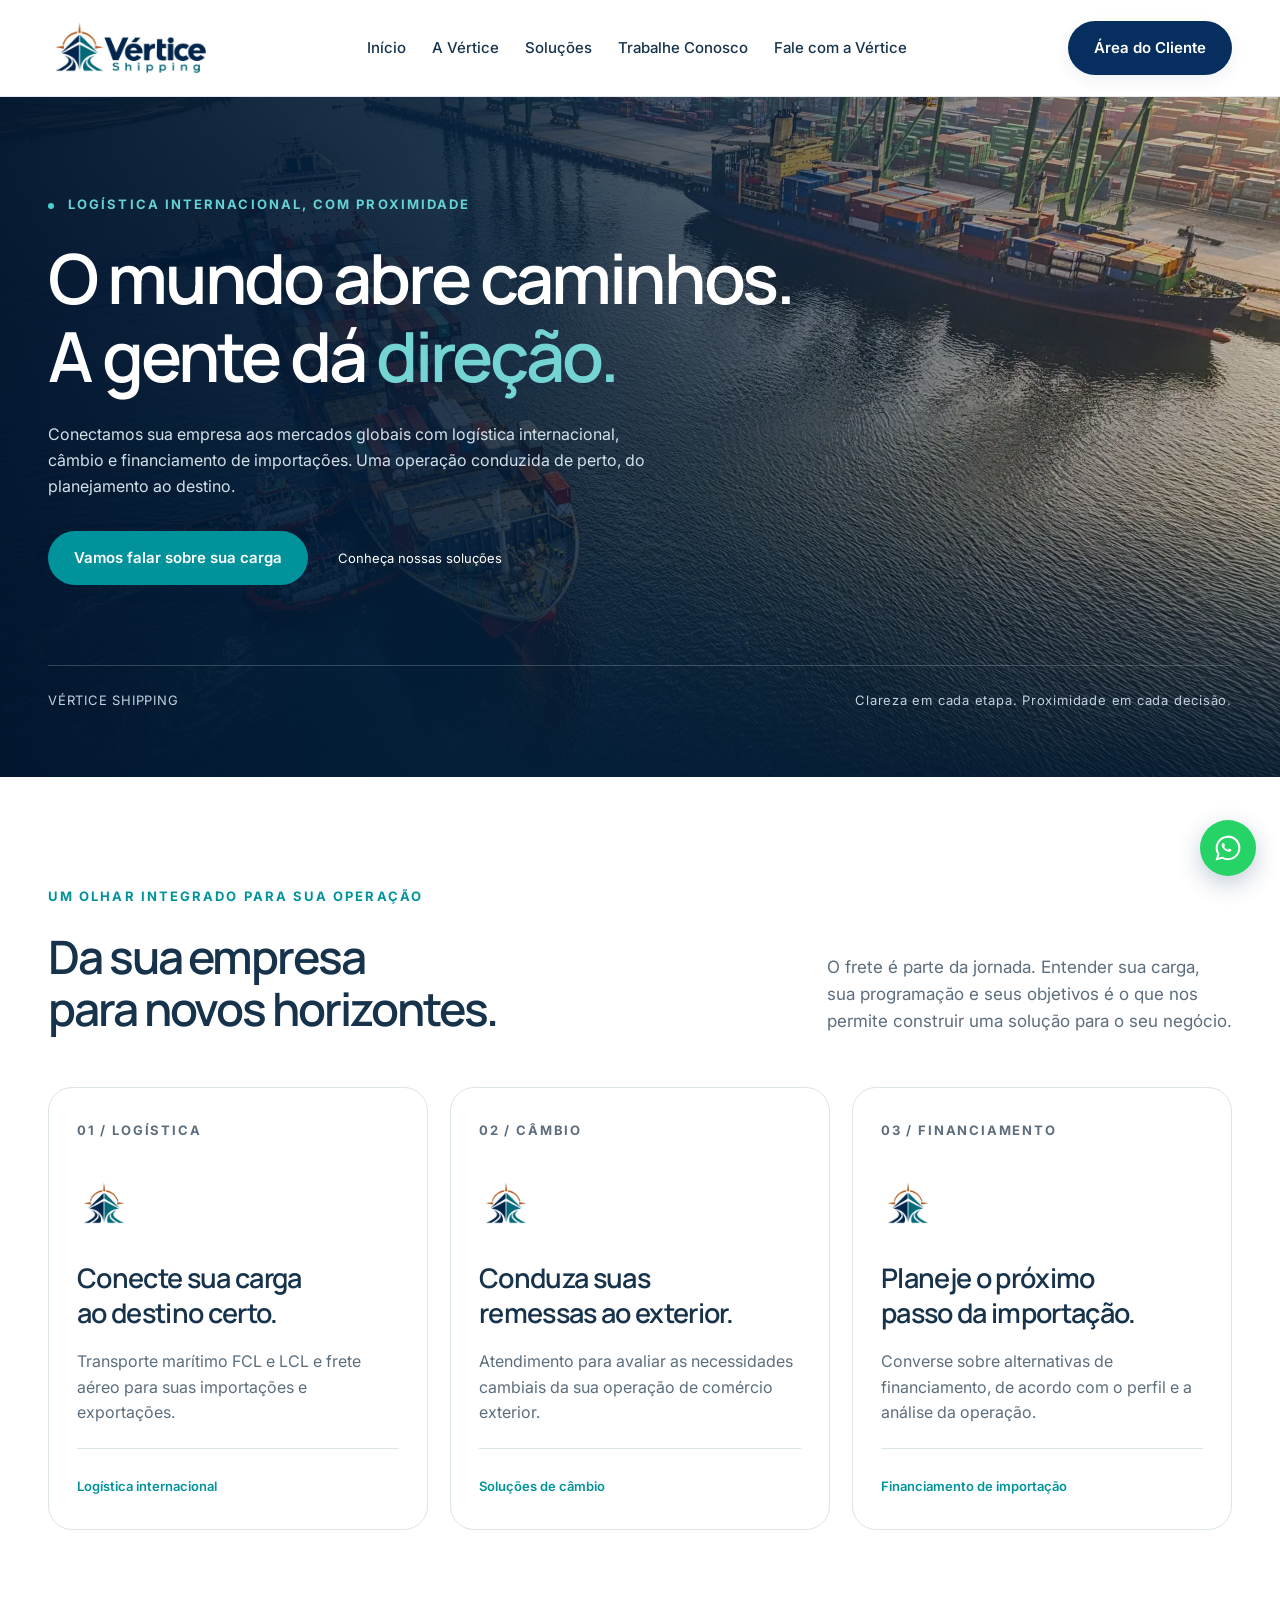
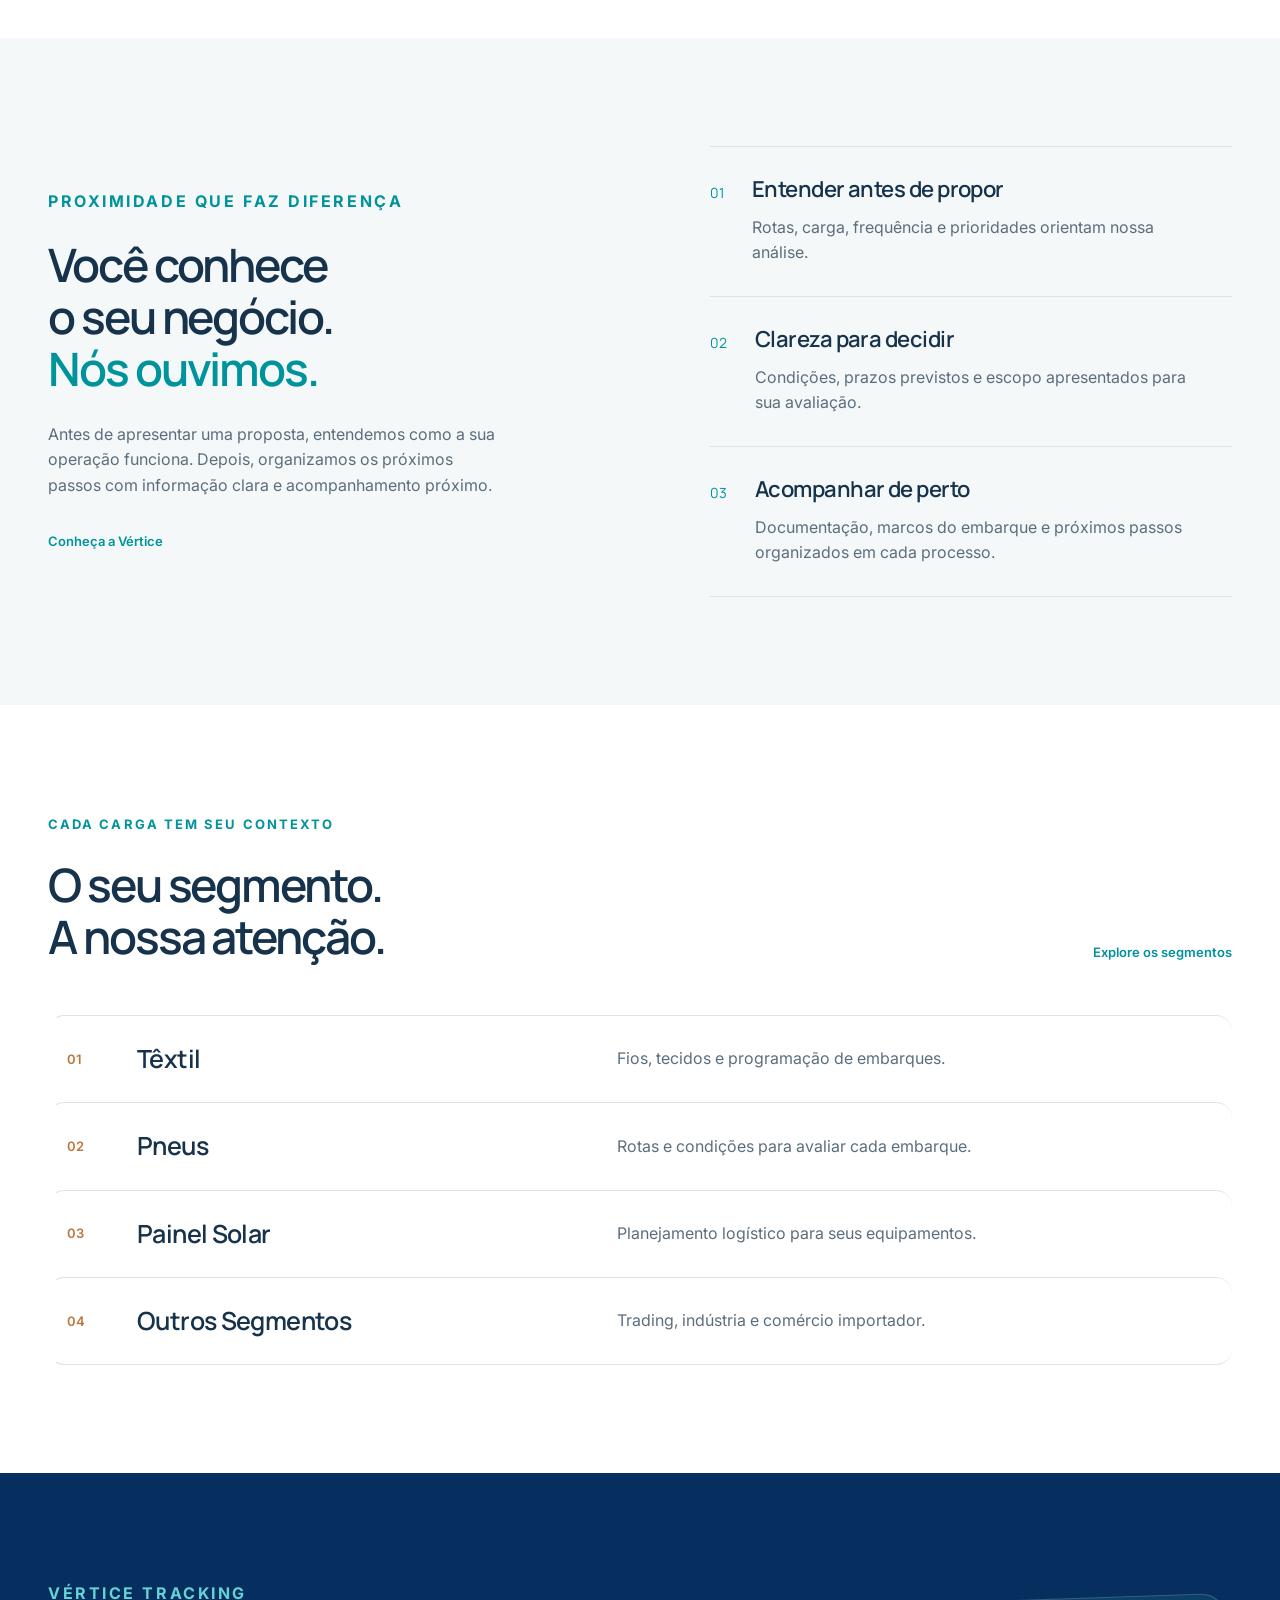
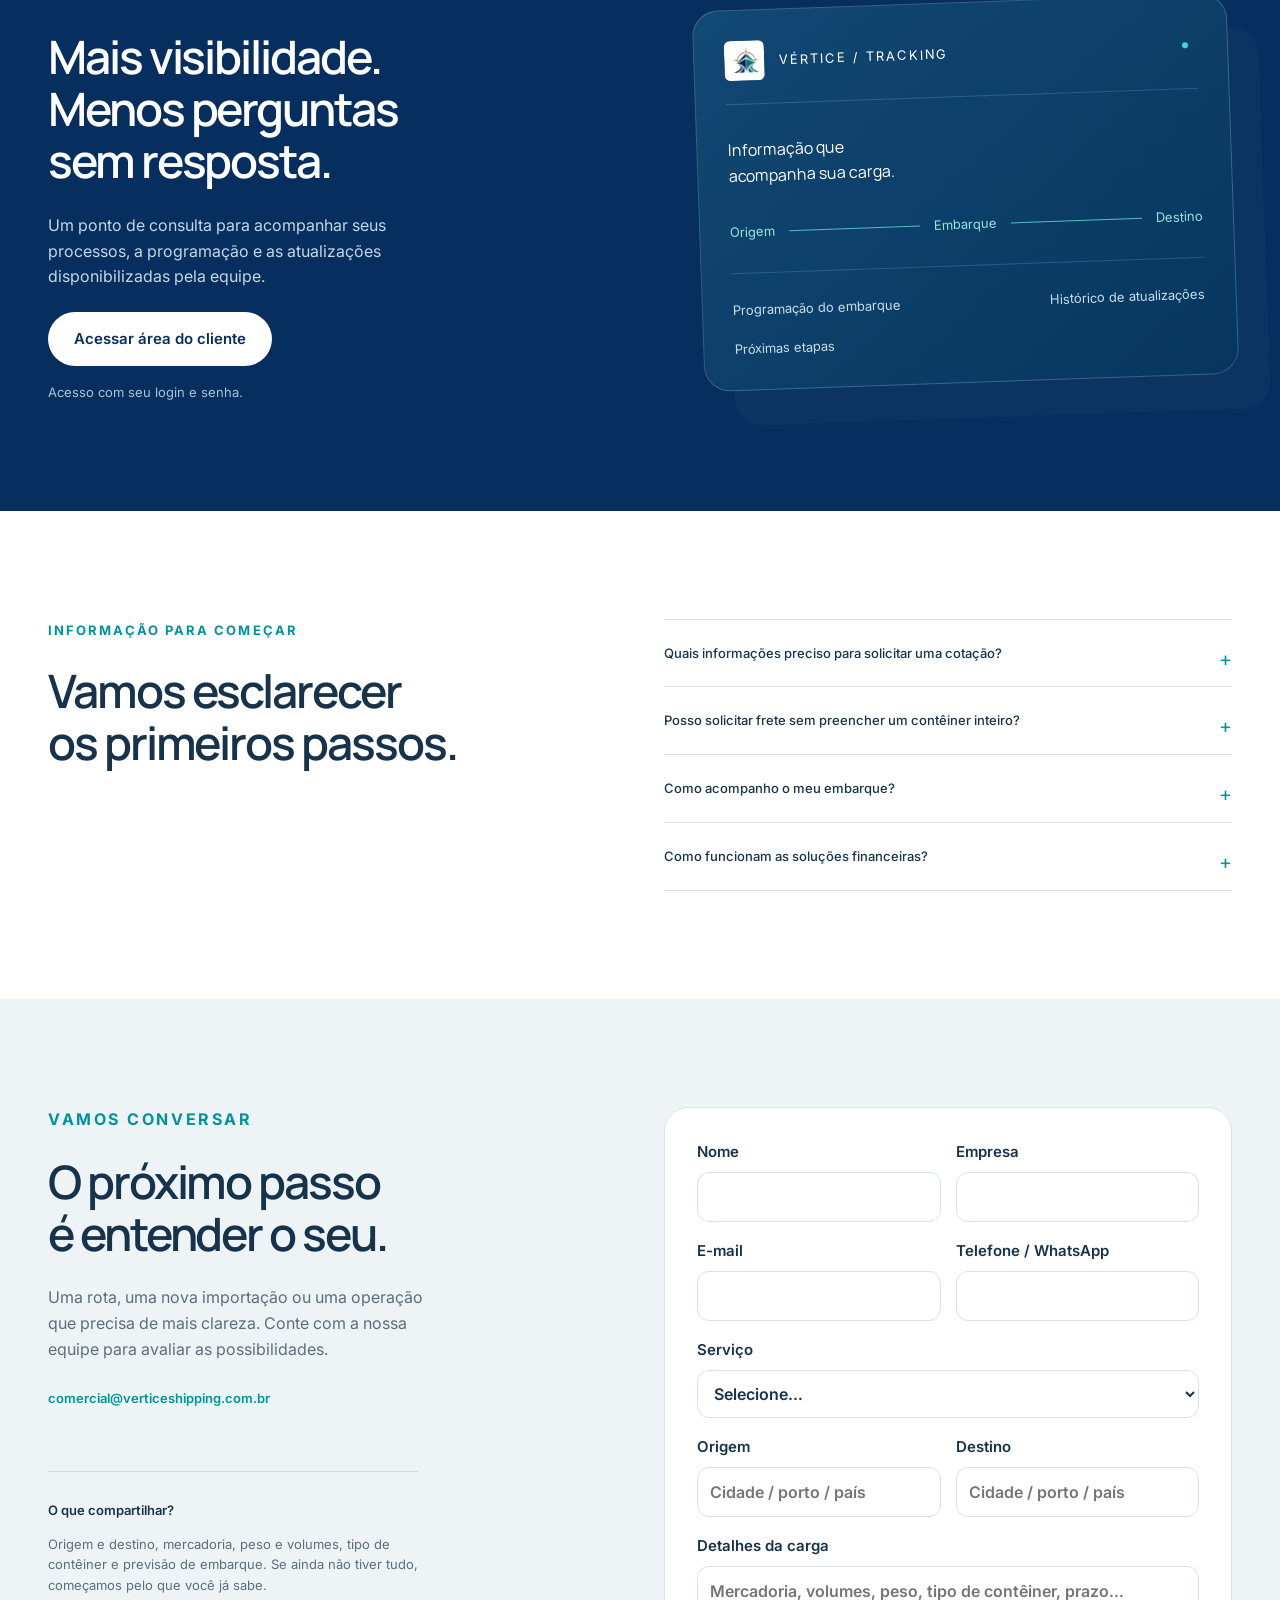
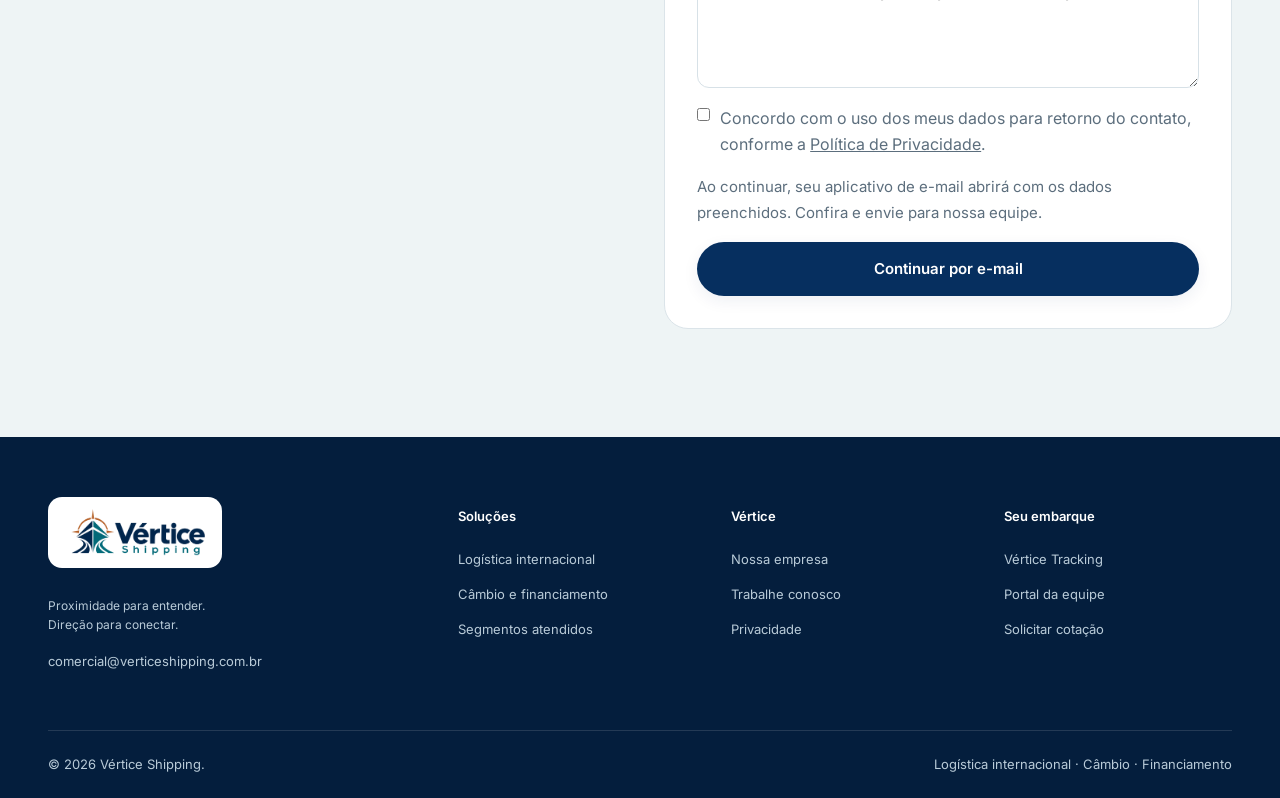
<file: index.html>
<!doctype html><html lang="pt-BR"><head><meta charset="utf-8"><meta name="viewport" content="width=device-width, initial-scale=1"><meta name="theme-color" content="#062F5F"><title>Logística internacional com direção | Vértice Shipping</title><meta name="description" content="Frete marítimo FCL e LCL, aéreo, câmbio e financiamento de importações. Conheça a Vértice Shipping e converse sobre sua próxima operação."><link rel="canonical" href="https://verticeshipping.com.br/"><meta property="og:type" content="website"><meta property="og:locale" content="pt_BR"><meta property="og:title" content="Logística internacional com direção | Vértice Shipping"><meta property="og:description" content="Frete marítimo FCL e LCL, aéreo, câmbio e financiamento de importações. Conheça a Vértice Shipping e converse sobre sua próxima operação."><meta property="og:image" content="https://verticeshipping.com.br/assets/og-image.png"><meta property="og:url" content="https://verticeshipping.com.br/"><link rel="icon" href="/favicon.ico"><link rel="apple-touch-icon" href="/assets/icon-180.png"><link rel="preconnect" href="https://fonts.googleapis.com"><link rel="preconnect" href="https://fonts.gstatic.com" crossorigin><link href="https://fonts.googleapis.com/css2?family=Inter:wght@400;500;600;700&family=Manrope:wght@400;500;600;700;800&display=swap" rel="stylesheet"><link rel="stylesheet" href="/institucional.css?v=20261115-2"></head><body><a class="skip" href="#conteudo">Pular para o conteúdo</a><header class="site-header"><div class="container header-inner"><a class="brand" href="/" aria-label="Vértice Shipping — início"><img src="/assets/logo.webp" alt="Vértice Shipping" width="180" height="59"></a><nav class="nav" id="menu" aria-label="Menu principal"><a href="/">Início</a><a href="/sobre.html">A Vértice</a><a href="/#solucoes">Soluções</a><a href="/trabalhe-conosco.html">Trabalhe Conosco</a><a href="/#contato">Fale com a Vértice</a></nav><a class="btn btn-primary header-cta" href="https://portal.verticeshipping.com.br/tracking">Área do Cliente</a><button class="menu-toggle" aria-controls="menu" aria-expanded="false" aria-label="Abrir menu"><span></span><span></span><span></span></button></div></header><main id="conteudo">
<section class="hero"><picture class="hero-image"><source media="(max-width:700px)" srcset="/assets/hero-navio-sm.webp"><img src="/assets/hero-navio.webp" alt="Navio porta-contêineres em operação portuária" width="1600" height="1067" fetchpriority="high"></picture><div class="hero-shade"></div><div class="container hero-content"><p class="eyebrow light"><span class="signal"></span> LOGÍSTICA INTERNACIONAL, COM PROXIMIDADE</p><h1>O mundo abre caminhos.<br>A gente dá <em>direção.</em></h1><p class="hero-lead">Conectamos sua empresa aos mercados globais com logística internacional, câmbio e financiamento de importações. Uma operação conduzida de perto, do planejamento ao destino.</p><div class="hero-actions"><a class="btn btn-teal" href="#contato">Vamos falar sobre sua carga </a><a class="text-link" href="/logistica-internacional.html">Conheça nossas soluções </a></div><div class="hero-bottom"><span>VÉRTICE SHIPPING</span><span>Clareza em cada etapa. Proximidade em cada decisão.</span></div></div></section>
<section class="intro section" id="solucoes"><div class="container"><div class="section-heading"><div><p class="eyebrow">UM OLHAR INTEGRADO PARA SUA OPERAÇÃO</p><h2>Da sua empresa<br>para novos horizontes.</h2></div><p>O frete é parte da jornada. Entender sua carga, sua programação e seus objetivos é o que nos permite construir uma solução para o seu negócio.</p></div><div class="solution-grid"><a href="/logistica-internacional.html" class="solution"><span class="number">01 / LOGÍSTICA</span><div class="solution-symbol" aria-hidden="true"><img src="/assets/simbolo.png" width="48" height="48" alt=""></div><h3>Conecte sua carga<br>ao destino certo.</h3><p>Transporte marítimo FCL e LCL e frete aéreo para suas importações e exportações.</p><span class="card-link">Logística internacional </span></a><a href="/solucoes-financeiras.html#cambio" class="solution"><span class="number">02 / CÂMBIO</span><div class="solution-symbol" aria-hidden="true"><img src="/assets/simbolo.png" width="48" height="48" alt=""></div><h3>Conduza suas<br>remessas ao exterior.</h3><p>Atendimento para avaliar as necessidades cambiais da sua operação de comércio exterior.</p><span class="card-link">Soluções de câmbio </span></a><a href="/solucoes-financeiras.html#financiamento" class="solution"><span class="number">03 / FINANCIAMENTO</span><div class="solution-symbol" aria-hidden="true"><img src="/assets/simbolo.png" width="48" height="48" alt=""></div><h3>Planeje o próximo<br>passo da importação.</h3><p>Converse sobre alternativas de financiamento, de acordo com o perfil e a análise da operação.</p><span class="card-link">Financiamento de importação </span></a></div></div></section>
<section class="approach section"><div class="container approach-grid"><div><p class="eyebrow">PROXIMIDADE QUE FAZ DIFERENÇA</p><h2>Você conhece<br>o seu negócio.<br><em>Nós ouvimos.</em></h2><p>Antes de apresentar uma proposta, entendemos como a sua operação funciona. Depois, organizamos os próximos passos com informação clara e acompanhamento próximo.</p><a class="inline-link" href="/sobre.html">Conheça a Vértice</a></div><div class="steps"><article><span>01</span><div><h3>Entender antes de propor</h3><p>Rotas, carga, frequência e prioridades orientam nossa análise.</p></div></article><article><span>02</span><div><h3>Clareza para decidir</h3><p>Condições, prazos previstos e escopo apresentados para sua avaliação.</p></div></article><article><span>03</span><div><h3>Acompanhar de perto</h3><p>Documentação, marcos do embarque e próximos passos organizados em cada processo.</p></div></article></div></div></section>
<section class="segments section"><div class="container"><div class="section-heading"><div><p class="eyebrow">CADA CARGA TEM SEU CONTEXTO</p><h2>O seu segmento.<br>A nossa atenção.</h2></div><a href="/segmentos.html" class="inline-link">Explore os segmentos</a></div><div class="segment-list"><a href="/segmentos.html#textil"><span>01</span><h3>Têxtil</h3><p>Fios, tecidos e programação de embarques.</p></a><a href="/segmentos.html#pneus"><span>02</span><h3>Pneus</h3><p>Rotas e condições para avaliar cada embarque.</p></a><a href="/segmentos.html#painel-solar"><span>03</span><h3>Painel Solar</h3><p>Planejamento logístico para seus equipamentos.</p></a><a href="/segmentos.html#outros"><span>04</span><h3>Outros Segmentos</h3><p>Trading, indústria e comércio importador.</p></a></div></div></section>
<section class="tracking section"><div class="container tracking-grid"><div><p class="eyebrow light">VÉRTICE TRACKING</p><h2>Mais visibilidade.<br>Menos perguntas<br>sem resposta.</h2><p>Um ponto de consulta para acompanhar seus processos, a programação e as atualizações disponibilizadas pela equipe.</p><a class="btn btn-light" href="https://portal.verticeshipping.com.br/tracking">Acessar área do cliente</a><small>Acesso com seu login e senha.</small></div><div class="tracking-visual" aria-hidden="true"><div class="visual-top"><img src="/assets/simbolo.png" width="40" height="40" alt=""><span>VÉRTICE / TRACKING</span><span class="signal"></span></div><p>Informação que<br>acompanha sua carga.</p><div class="journey"><span>Origem</span><i></i><span>Embarque</span><i></i><span>Destino</span></div><div class="visual-lines"><span>Programação do embarque</span><span>Histórico de atualizações</span><span>Próximas etapas</span></div></div></div></section>
<section class="faq section"><div class="container faq-grid"><div><p class="eyebrow">INFORMAÇÃO PARA COMEÇAR</p><h2>Vamos esclarecer<br>os primeiros passos.</h2></div><div><details><summary>Quais informações preciso para solicitar uma cotação?</summary><p>Informe origem, destino, mercadoria e previsão de embarque. Para FCL, inclua tipo e quantidade de contêineres. Para LCL e aéreo, compartilhe Incoterm, medidas e peso. Nossa equipe orienta a complementação dos dados.</p></details><details><summary>Posso solicitar frete sem preencher um contêiner inteiro?</summary><p>Sim. A modalidade marítima LCL permite avaliar o transporte de cargas consolidadas. A viabilidade e as condições dependem da rota e das características da mercadoria.</p></details><details><summary>Como acompanho o meu embarque?</summary><p>Os clientes com acesso habilitado podem consultar seus processos no Vértice Tracking. Nossa equipe também acompanha as atualizações de cada operação.</p></details><details><summary>Como funcionam as soluções financeiras?</summary><p>O primeiro passo é entender a necessidade de câmbio ou financiamento da importação. Condições, disponibilidade e aprovação são avaliadas para cada operação.</p></details></div></div></section>
<section class="contact-section section" id="contato"><div class="container contact"><div class="contact-text"><p class="eyebrow">VAMOS CONVERSAR</p><h2>O próximo passo<br>é entender o seu.</h2><p>Uma rota, uma nova importação ou uma operação que precisa de mais clareza. Conte com a nossa equipe para avaliar as possibilidades.</p><a class="email-link" href="mailto:comercial@verticeshipping.com.br">comercial@verticeshipping.com.br</a><div class="contact-help"><span>O que compartilhar?</span><p>Origem e destino, mercadoria, peso e volumes, tipo de contêiner e previsão de embarque. Se ainda não tiver tudo, começamos pelo que você já sabe.</p></div></div><form class="form" id="form-cotacao" novalidate>
          <div class="row">
            <label>Nome<input name="nome" autocomplete="name" required /></label>
            <label>Empresa<input name="empresa" autocomplete="organization" required /></label>
          </div>
          <div class="row">
            <label>E-mail<input name="email" type="email" autocomplete="email" required /></label>
            <label>Telefone / WhatsApp<input name="telefone" type="tel" autocomplete="tel" /></label>
          </div>
          <label>Serviço
            <select name="servico" required>
              <option value="">Selecione…</option>
              <option>Frete marítimo — importação</option>
              <option>Frete marítimo — exportação</option>
              <option>Frete aéreo — importação</option>
              <option>Frete aéreo — exportação</option>
              <option>Financiamento de importação</option>
              <option>Remessa de câmbio</option>
            </select>
          </label>
          <div class="row">
            <label>Origem<input name="origem" placeholder="Cidade / porto / país" /></label>
            <label>Destino<input name="destino" placeholder="Cidade / porto / país" /></label>
          </div>
          <label>Detalhes da carga<textarea name="mensagem" rows="4" placeholder="Mercadoria, volumes, peso, tipo de contêiner, prazo…"></textarea></label>
          <label class="check"><input type="checkbox" name="consentimento" required /> <span>Concordo com o uso dos meus dados para retorno do contato, conforme a <a href="/privacidade.html">Política de Privacidade</a>.</span></label>
          <p class="form-note">Ao continuar, seu aplicativo de e-mail abrirá com os dados preenchidos. Confira e envie para nossa equipe.</p><button class="btn btn-primary" type="submit">Continuar por e-mail</button>
          <p class="form-status" role="status" aria-live="polite"></p>
        </form></div></section></main><footer class="site-footer"><div class="container footer-grid"><div><a href="/" class="footer-brand"><img src="/assets/logo.webp" alt="Vértice Shipping" width="180" height="59" loading="lazy"></a><p>Proximidade para entender.<br>Direção para conectar.</p><a href="mailto:comercial@verticeshipping.com.br">comercial@verticeshipping.com.br</a></div><div><h3>Soluções</h3><a href="/logistica-internacional.html">Logística internacional</a><a href="/solucoes-financeiras.html">Câmbio e financiamento</a><a href="/segmentos.html">Segmentos atendidos</a></div><div><h3>Vértice</h3><a href="/sobre.html">Nossa empresa</a><a href="/trabalhe-conosco.html">Trabalhe conosco</a><a href="/privacidade.html">Privacidade</a></div><div><h3>Seu embarque</h3><a href="https://portal.verticeshipping.com.br/tracking">Vértice Tracking</a><a href="https://portal.verticeshipping.com.br">Portal da equipe</a><a href="/#contato">Solicitar cotação</a></div></div><div class="container footer-bottom"><span>© <span id="ano">2026</span> Vértice Shipping.</span><span>Logística internacional · Câmbio · Financiamento</span></div></footer><script src="/script.js?v=20261115-1" defer></script></body></html>
</file>
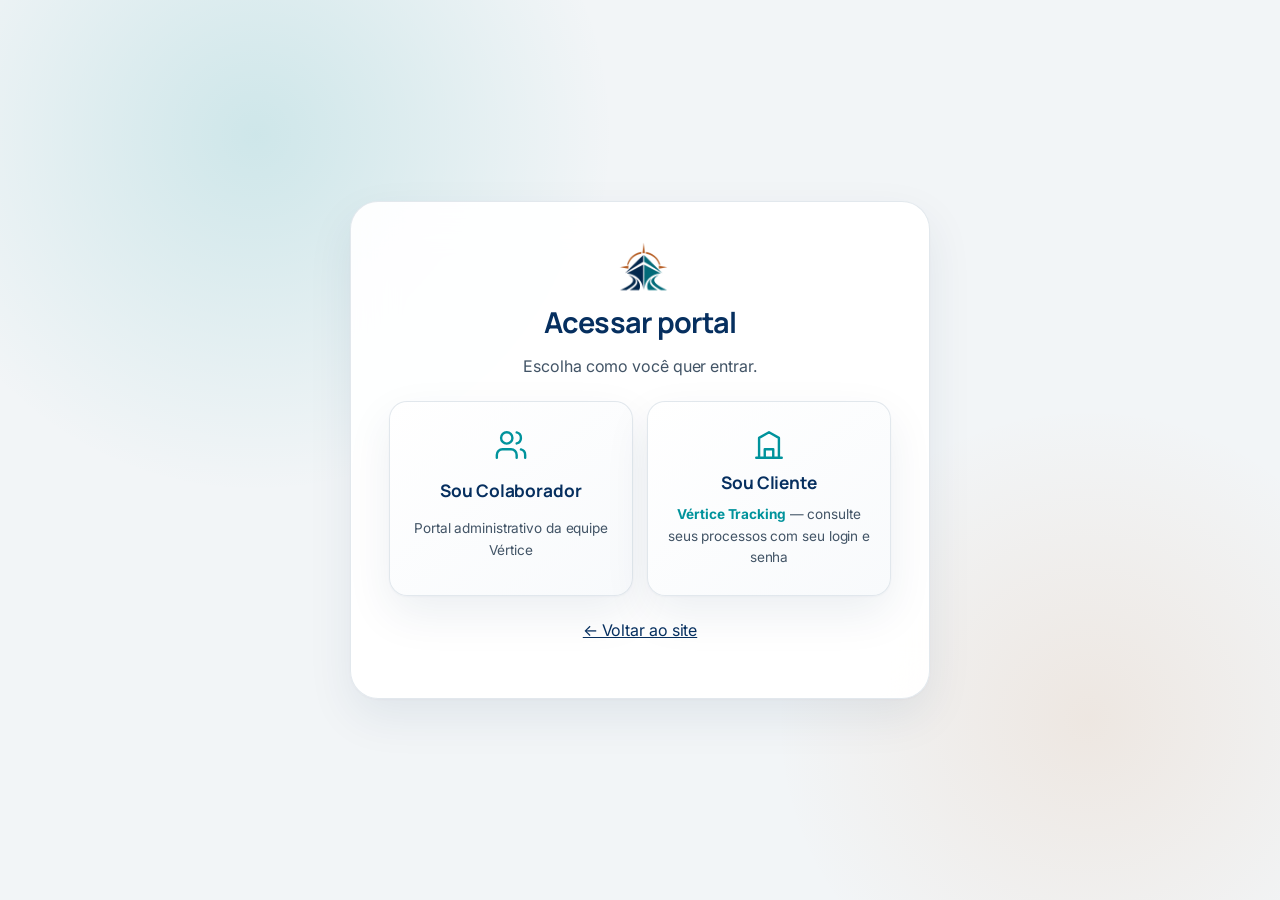
<file: acesso.html>
<!doctype html>
<html lang="pt-BR"><head><meta charset="utf-8" /><meta name="viewport" content="width=device-width, initial-scale=1" /><meta name="theme-color" content="#062F5F" /><link rel="icon" href="/favicon.ico" sizes="any" /><link rel="apple-touch-icon" href="/assets/icon-180.png" /><link rel="preconnect" href="https://fonts.googleapis.com" /><link rel="preconnect" href="https://fonts.gstatic.com" crossorigin /><link href="https://fonts.googleapis.com/css2?family=Inter:wght@400;500;600&family=Manrope:wght@600;700;800&display=swap" rel="stylesheet" /><link rel="stylesheet" href="/styles.css?v=20261115-1" /><title>Acessar portal — Vértice Shipping</title><meta name="robots" content="noindex" /></head>
<body class="access-page">
  <main class="access" aria-labelledby="acesso-titulo">
    <img src="/assets/simbolo.png" alt="" width="56" height="56" />
    <h1 id="acesso-titulo" style="font-size:1.8rem">Acessar portal</h1>
    <p>Escolha como você quer entrar.</p>
    <div class="access-options">
      <a class="access-option" href="https://portal.verticeshipping.com.br"><svg viewBox="0 0 24 24" aria-hidden="true"><path d="M16 21v-2a4 4 0 0 0-4-4H6a4 4 0 0 0-4 4v2M9 11a4 4 0 1 0 0-8 4 4 0 0 0 0 8M22 21v-2a4 4 0 0 0-3-3.87M16 3.13a4 4 0 0 1 0 7.75"/></svg><strong>Sou Colaborador</strong><span>Portal administrativo da equipe Vértice</span></a>
      <a class="access-option" href="https://portal.verticeshipping.com.br/tracking"><svg viewBox="0 0 24 24" aria-hidden="true"><path d="M3 21h18M5 21V7l7-4 7 4v14M9 21v-6h6v6"/></svg><strong>Sou Cliente</strong><span><b>Vértice Tracking</b> — consulte seus processos com seu login e senha</span></a>
    </div>
    <p style="margin-top:22px"><a href="/">← Voltar ao site</a></p>
  </main>
</body></html>
</file>
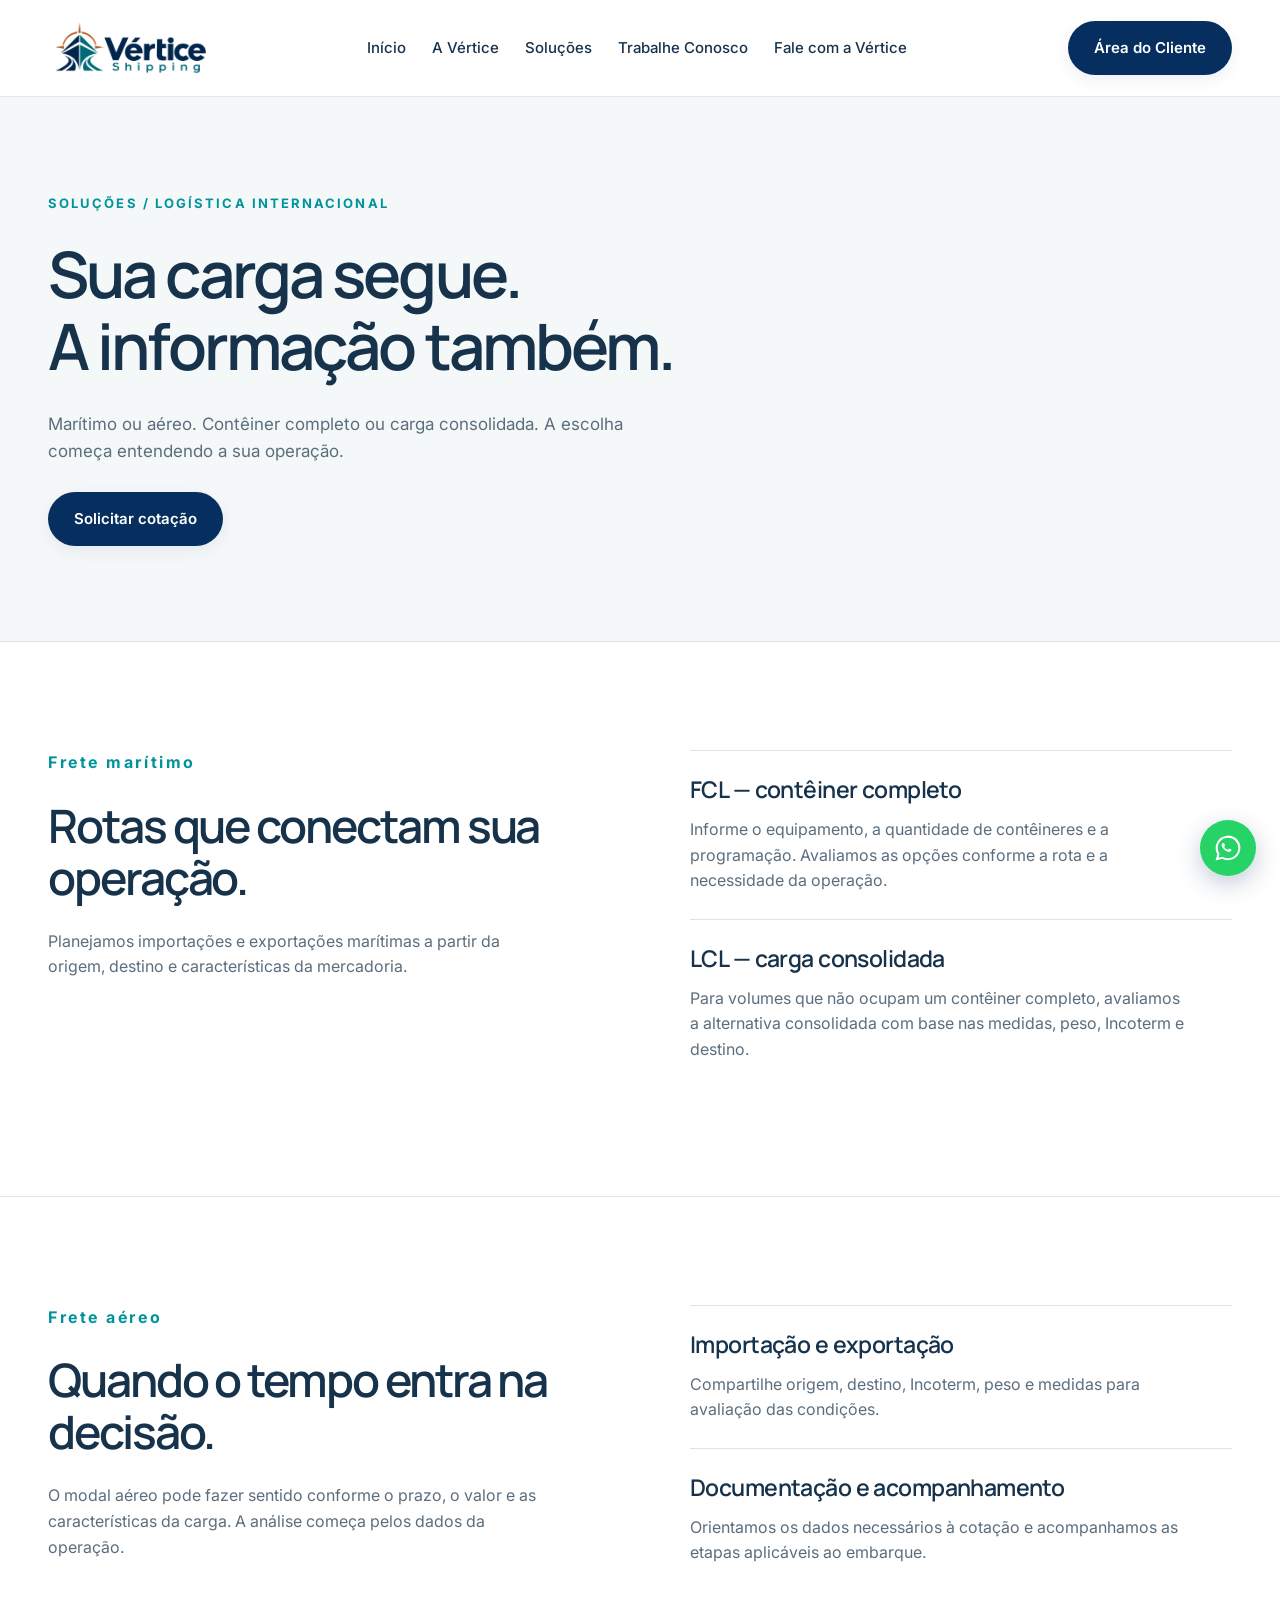
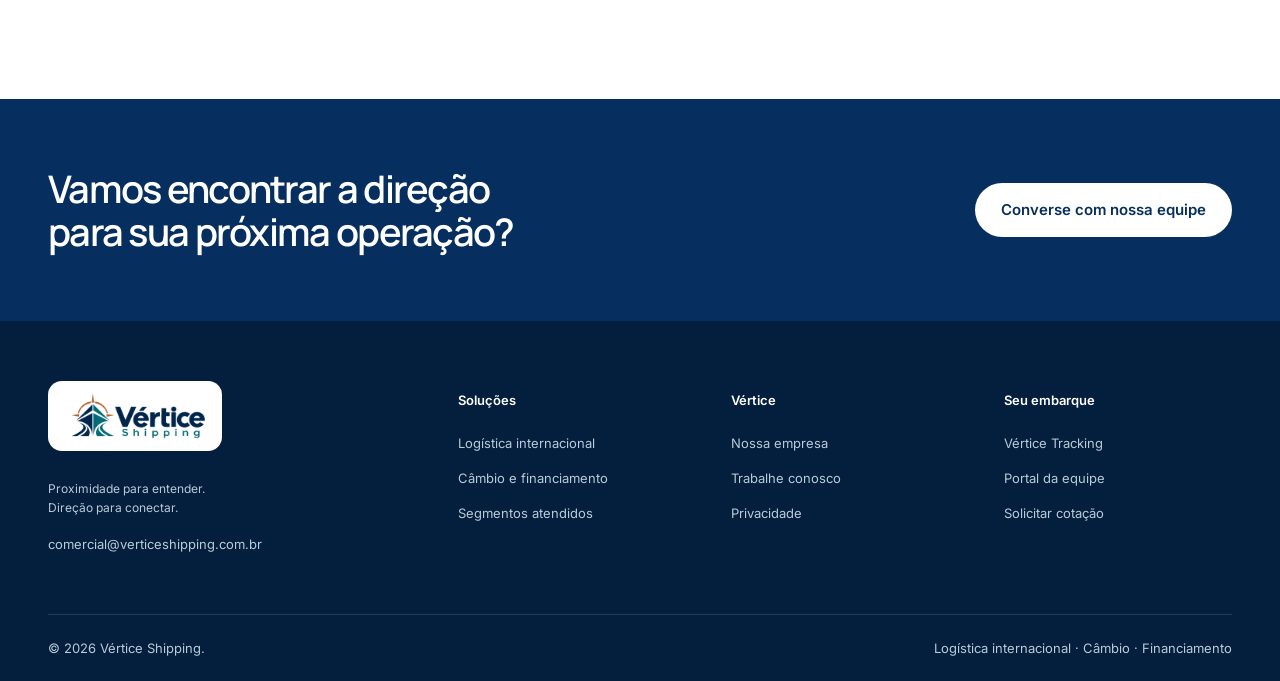
<file: logistica-internacional.html>
<!doctype html><html lang="pt-BR"><head><meta charset="utf-8"><meta name="viewport" content="width=device-width, initial-scale=1"><meta name="theme-color" content="#062F5F"><title>Logística internacional | Vértice Shipping</title><meta name="description" content="Frete marítimo FCL e LCL e aéreo para importação e exportação, com análise da rota e acompanhamento da operação."><link rel="canonical" href="https://verticeshipping.com.br/logistica-internacional.html"><meta property="og:type" content="website"><meta property="og:locale" content="pt_BR"><meta property="og:title" content="Logística internacional | Vértice Shipping"><meta property="og:description" content="Frete marítimo FCL e LCL e aéreo para importação e exportação, com análise da rota e acompanhamento da operação."><meta property="og:image" content="https://verticeshipping.com.br/assets/og-image.png"><meta property="og:url" content="https://verticeshipping.com.br/logistica-internacional.html"><link rel="icon" href="/favicon.ico"><link rel="apple-touch-icon" href="/assets/icon-180.png"><link rel="preconnect" href="https://fonts.googleapis.com"><link rel="preconnect" href="https://fonts.gstatic.com" crossorigin><link href="https://fonts.googleapis.com/css2?family=Inter:wght@400;500;600;700&family=Manrope:wght@400;500;600;700;800&display=swap" rel="stylesheet"><link rel="stylesheet" href="/institucional.css?v=20261115-2"></head><body><a class="skip" href="#conteudo">Pular para o conteúdo</a><header class="site-header"><div class="container header-inner"><a class="brand" href="/" aria-label="Vértice Shipping — início"><img src="/assets/logo.webp" alt="Vértice Shipping" width="180" height="59"></a><nav class="nav" id="menu" aria-label="Menu principal"><a href="/">Início</a><a href="/sobre.html">A Vértice</a><a href="/#solucoes">Soluções</a><a href="/trabalhe-conosco.html">Trabalhe Conosco</a><a href="/#contato">Fale com a Vértice</a></nav><a class="btn btn-primary header-cta" href="https://portal.verticeshipping.com.br/tracking">Área do Cliente</a><button class="menu-toggle" aria-controls="menu" aria-expanded="false" aria-label="Abrir menu"><span></span><span></span><span></span></button></div></header><main id="conteudo"><section class="page-hero"><div class="container"><p class="eyebrow">SOLUÇÕES / LOGÍSTICA INTERNACIONAL</p><h1>Sua carga segue.<br>A informação também.</h1><p>Marítimo ou aéreo. Contêiner completo ou carga consolidada. A escolha começa entendendo a sua operação.</p><a href="/#contato" class="btn btn-primary">Solicitar cotação</a></div></section><section class="section service-detail" id="maritimo"><div class="container detail-grid"><div><p class="eyebrow">Frete marítimo</p><h2>Rotas que conectam sua operação.</h2><p>Planejamos importações e exportações marítimas a partir da origem, destino e características da mercadoria.</p></div><div class="detail-points"><article><h3>FCL — contêiner completo</h3><p>Informe o equipamento, a quantidade de contêineres e a programação. Avaliamos as opções conforme a rota e a necessidade da operação.</p></article><article><h3>LCL — carga consolidada</h3><p>Para volumes que não ocupam um contêiner completo, avaliamos a alternativa consolidada com base nas medidas, peso, Incoterm e destino.</p></article></div></div></section><section class="section service-detail" id="aereo"><div class="container detail-grid"><div><p class="eyebrow">Frete aéreo</p><h2>Quando o tempo entra na decisão.</h2><p>O modal aéreo pode fazer sentido conforme o prazo, o valor e as características da carga. A análise começa pelos dados da operação.</p></div><div class="detail-points"><article><h3>Importação e exportação</h3><p>Compartilhe origem, destino, Incoterm, peso e medidas para avaliação das condições.</p></article><article><h3>Documentação e acompanhamento</h3><p>Orientamos os dados necessários à cotação e acompanhamos as etapas aplicáveis ao embarque.</p></article></div></div></section><section class="small-cta"><div class="container"><h2>Vamos encontrar a direção<br>para sua próxima operação?</h2><a class="btn btn-light" href="/#contato">Converse com nossa equipe</a></div></section></main><footer class="site-footer"><div class="container footer-grid"><div><a href="/" class="footer-brand"><img src="/assets/logo.webp" alt="Vértice Shipping" width="180" height="59" loading="lazy"></a><p>Proximidade para entender.<br>Direção para conectar.</p><a href="mailto:comercial@verticeshipping.com.br">comercial@verticeshipping.com.br</a></div><div><h3>Soluções</h3><a href="/logistica-internacional.html">Logística internacional</a><a href="/solucoes-financeiras.html">Câmbio e financiamento</a><a href="/segmentos.html">Segmentos atendidos</a></div><div><h3>Vértice</h3><a href="/sobre.html">Nossa empresa</a><a href="/trabalhe-conosco.html">Trabalhe conosco</a><a href="/privacidade.html">Privacidade</a></div><div><h3>Seu embarque</h3><a href="https://portal.verticeshipping.com.br/tracking">Vértice Tracking</a><a href="https://portal.verticeshipping.com.br">Portal da equipe</a><a href="/#contato">Solicitar cotação</a></div></div><div class="container footer-bottom"><span>© <span id="ano">2026</span> Vértice Shipping.</span><span>Logística internacional · Câmbio · Financiamento</span></div></footer><script src="/script.js?v=20261115-1" defer></script></body></html>
</file>
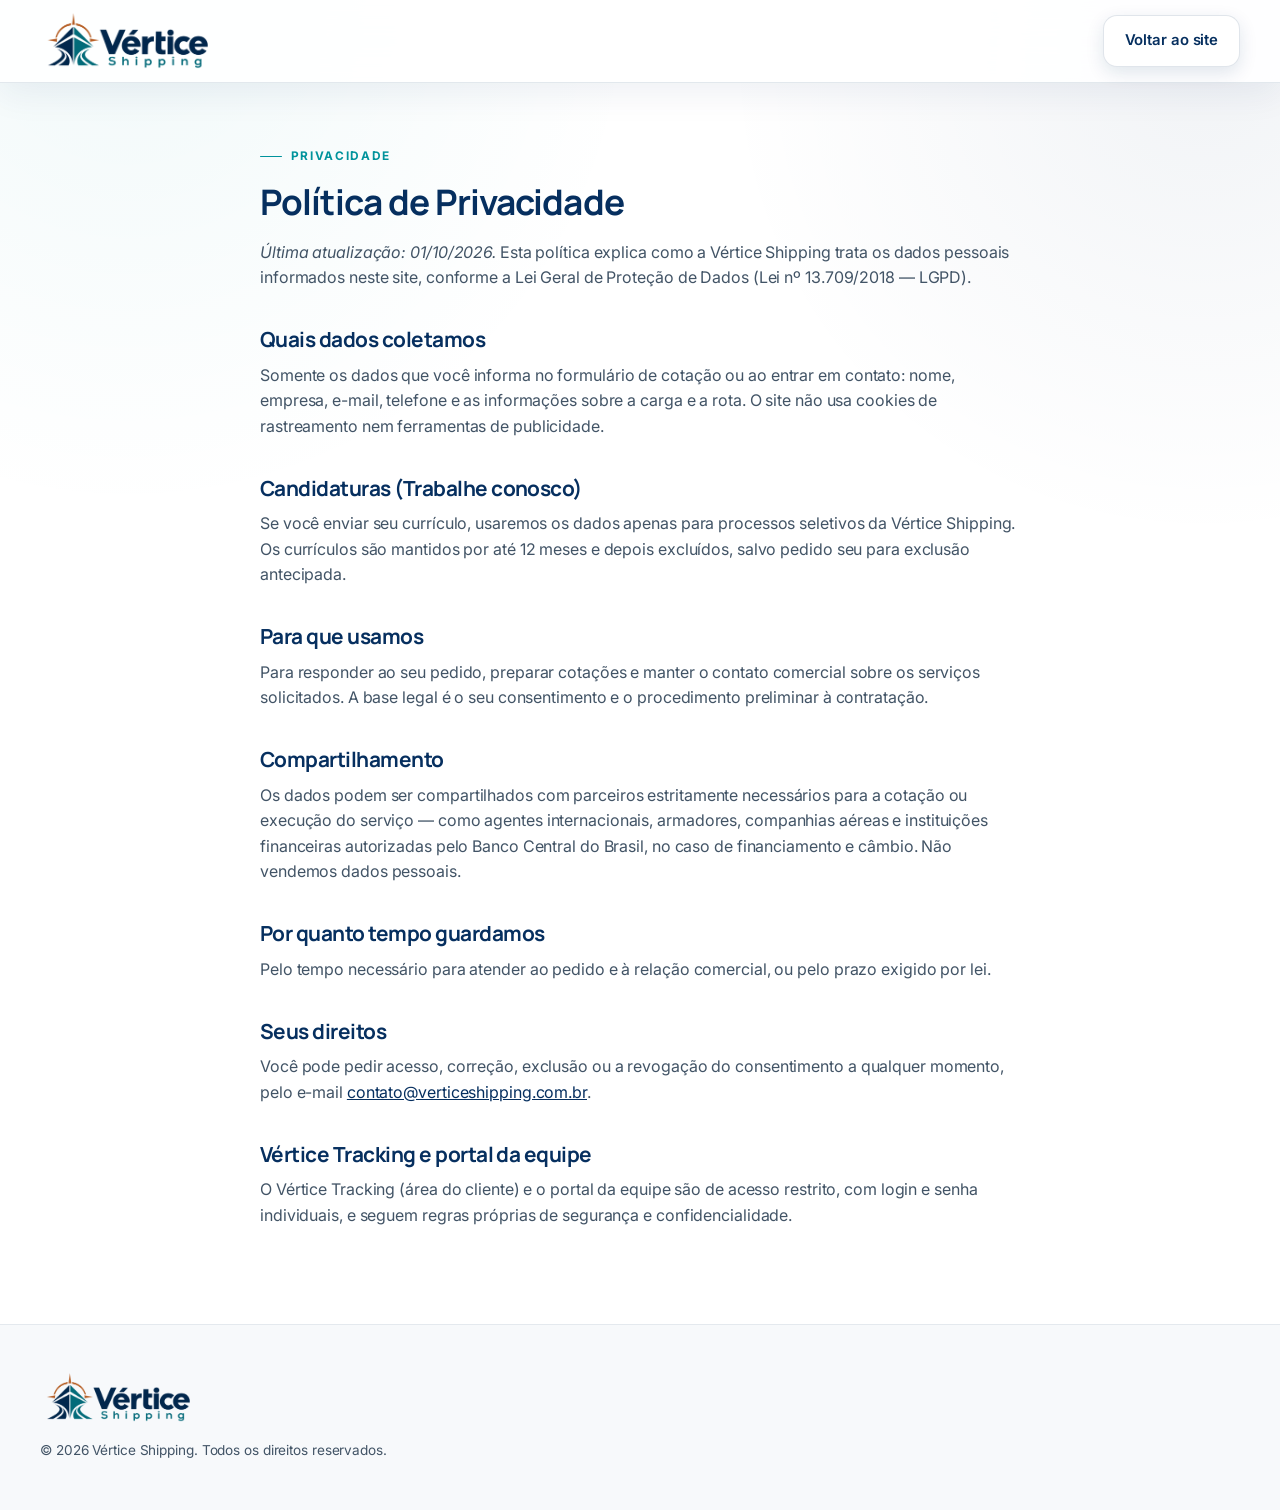
<file: privacidade.html>
<!doctype html>
<html lang="pt-BR"><head><meta charset="utf-8" /><meta name="viewport" content="width=device-width, initial-scale=1" /><meta name="theme-color" content="#062F5F" /><link rel="icon" href="/favicon.ico" sizes="any" /><link rel="apple-touch-icon" href="/assets/icon-180.png" /><link rel="preconnect" href="https://fonts.googleapis.com" /><link rel="preconnect" href="https://fonts.gstatic.com" crossorigin /><link href="https://fonts.googleapis.com/css2?family=Inter:wght@400;500;600&family=Manrope:wght@600;700;800&display=swap" rel="stylesheet" /><link rel="stylesheet" href="/styles.css?v=20261115-1" /><title>Política de Privacidade — Vértice Shipping</title><meta name="description" content="Como a Vértice Shipping trata os dados pessoais enviados pelo site." /><link rel="canonical" href="https://verticeshipping.com.br/privacidade.html" /></head>
<body>
  <header class="site-header scrolled"><div class="container header-inner"><a href="/" class="brand" aria-label="Vértice Shipping — página inicial"><img src="/assets/logo.png" alt="Vértice Shipping" width="168" height="55" /></a><div class="header-actions" style="margin-left:auto"><a class="btn btn-ghost" href="/">Voltar ao site</a></div></div></header>
  <main class="legal"><div class="container">
    <p class="eyebrow">Privacidade</p>
    <h1 style="font-size:2.2rem">Política de Privacidade</h1>
    <p><em>Última atualização: 01/10/2026.</em> Esta política explica como a Vértice Shipping trata os dados pessoais informados neste site, conforme a Lei Geral de Proteção de Dados (Lei nº 13.709/2018 — LGPD).</p>
    <h2>Quais dados coletamos</h2>
    <p>Somente os dados que você informa no formulário de cotação ou ao entrar em contato: nome, empresa, e-mail, telefone e as informações sobre a carga e a rota. O site não usa cookies de rastreamento nem ferramentas de publicidade.</p>
    <h2>Candidaturas (Trabalhe conosco)</h2>
    <p>Se você enviar seu currículo, usaremos os dados apenas para processos seletivos da Vértice Shipping. Os currículos são mantidos por até 12 meses e depois excluídos, salvo pedido seu para exclusão antecipada.</p>
    <h2>Para que usamos</h2>
    <p>Para responder ao seu pedido, preparar cotações e manter o contato comercial sobre os serviços solicitados. A base legal é o seu consentimento e o procedimento preliminar à contratação.</p>
    <h2>Compartilhamento</h2>
    <p>Os dados podem ser compartilhados com parceiros estritamente necessários para a cotação ou execução do serviço — como agentes internacionais, armadores, companhias aéreas e instituições financeiras autorizadas pelo Banco Central do Brasil, no caso de financiamento e câmbio. Não vendemos dados pessoais.</p>
    <h2>Por quanto tempo guardamos</h2>
    <p>Pelo tempo necessário para atender ao pedido e à relação comercial, ou pelo prazo exigido por lei.</p>
    <h2>Seus direitos</h2>
    <p>Você pode pedir acesso, correção, exclusão ou a revogação do consentimento a qualquer momento, pelo e-mail <a href="mailto:contato@verticeshipping.com.br">contato@verticeshipping.com.br</a>.</p>
    <h2>Vértice Tracking e portal da equipe</h2>
    <p>O Vértice Tracking (área do cliente) e o portal da equipe são de acesso restrito, com login e senha individuais, e seguem regras próprias de segurança e confidencialidade.</p>
  </div></main>
  <footer class="site-footer"><div class="container footer-inner"><img src="/assets/logo.png" alt="Vértice Shipping" width="150" height="49" loading="lazy" /><p>© 2026 Vértice Shipping. Todos os direitos reservados.</p></div></footer>
</body></html>
</file>
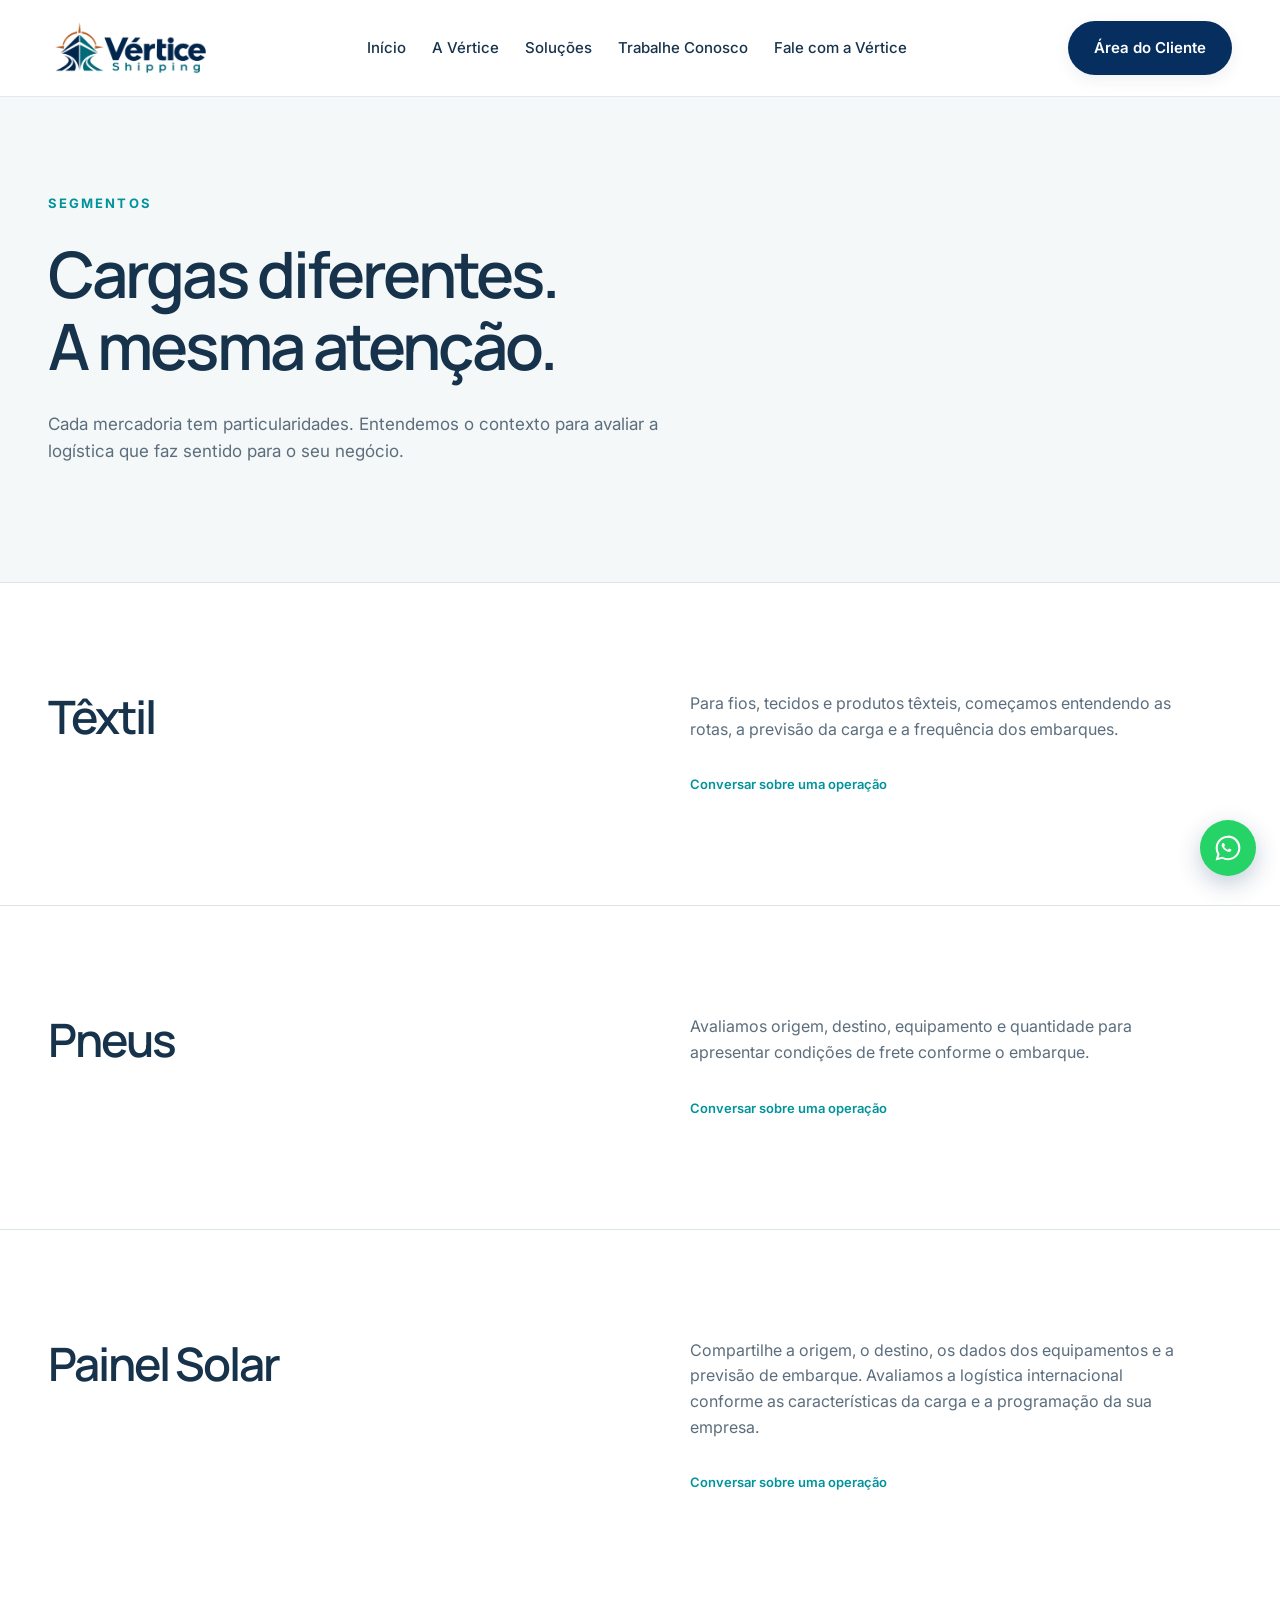
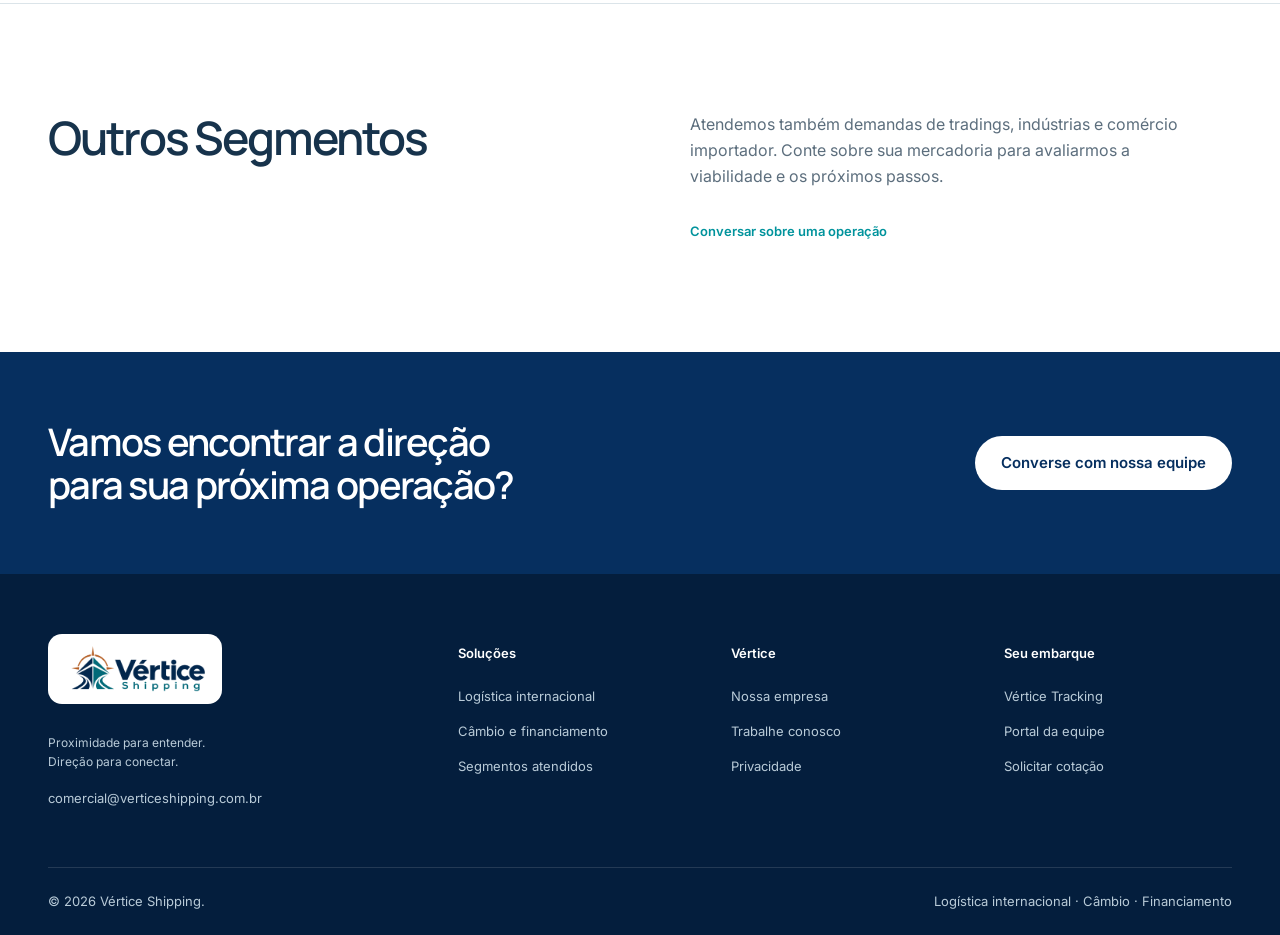
<file: segmentos.html>
<!doctype html><html lang="pt-BR"><head><meta charset="utf-8"><meta name="viewport" content="width=device-width, initial-scale=1"><meta name="theme-color" content="#062F5F"><title>Segmentos atendidos | Vértice Shipping</title><meta name="description" content="Logística internacional para têxtil, pneus, painel solar e outras operações de importação e exportação."><link rel="canonical" href="https://verticeshipping.com.br/segmentos.html"><meta property="og:type" content="website"><meta property="og:locale" content="pt_BR"><meta property="og:title" content="Segmentos atendidos | Vértice Shipping"><meta property="og:description" content="Logística internacional para têxtil, pneus, painel solar e outras operações de importação e exportação."><meta property="og:image" content="https://verticeshipping.com.br/assets/og-image.png"><meta property="og:url" content="https://verticeshipping.com.br/segmentos.html"><link rel="icon" href="/favicon.ico"><link rel="apple-touch-icon" href="/assets/icon-180.png"><link rel="preconnect" href="https://fonts.googleapis.com"><link rel="preconnect" href="https://fonts.gstatic.com" crossorigin><link href="https://fonts.googleapis.com/css2?family=Inter:wght@400;500;600;700&family=Manrope:wght@400;500;600;700;800&display=swap" rel="stylesheet"><link rel="stylesheet" href="/institucional.css?v=20261115-2"></head><body><a class="skip" href="#conteudo">Pular para o conteúdo</a><header class="site-header"><div class="container header-inner"><a class="brand" href="/" aria-label="Vértice Shipping — início"><img src="/assets/logo.webp" alt="Vértice Shipping" width="180" height="59"></a><nav class="nav" id="menu" aria-label="Menu principal"><a href="/">Início</a><a href="/sobre.html">A Vértice</a><a href="/#solucoes">Soluções</a><a href="/trabalhe-conosco.html">Trabalhe Conosco</a><a href="/#contato">Fale com a Vértice</a></nav><a class="btn btn-primary header-cta" href="https://portal.verticeshipping.com.br/tracking">Área do Cliente</a><button class="menu-toggle" aria-controls="menu" aria-expanded="false" aria-label="Abrir menu"><span></span><span></span><span></span></button></div></header><main id="conteudo"><section class="page-hero"><div class="container"><p class="eyebrow">SEGMENTOS</p><h1>Cargas diferentes.<br>A mesma atenção.</h1><p>Cada mercadoria tem particularidades. Entendemos o contexto para avaliar a logística que faz sentido para o seu negócio.</p></div></section><section class="section service-detail" id="textil"><div class="container detail-grid"><h2>Têxtil</h2><div><p>Para fios, tecidos e produtos têxteis, começamos entendendo as rotas, a previsão da carga e a frequência dos embarques.</p><a class="inline-link" href="/#contato">Conversar sobre uma operação</a></div></div></section><section class="section service-detail" id="pneus"><div class="container detail-grid"><h2>Pneus</h2><div><p>Avaliamos origem, destino, equipamento e quantidade para apresentar condições de frete conforme o embarque.</p><a class="inline-link" href="/#contato">Conversar sobre uma operação</a></div></div></section><section class="section service-detail" id="painel-solar"><div class="container detail-grid"><h2>Painel Solar</h2><div><p>Compartilhe a origem, o destino, os dados dos equipamentos e a previsão de embarque. Avaliamos a logística internacional conforme as características da carga e a programação da sua empresa.</p><a class="inline-link" href="/#contato">Conversar sobre uma operação</a></div></div></section><section class="section service-detail" id="outros"><div class="container detail-grid"><h2>Outros Segmentos</h2><div><p>Atendemos também demandas de tradings, indústrias e comércio importador. Conte sobre sua mercadoria para avaliarmos a viabilidade e os próximos passos.</p><a class="inline-link" href="/#contato">Conversar sobre uma operação</a></div></div></section><section class="small-cta"><div class="container"><h2>Vamos encontrar a direção<br>para sua próxima operação?</h2><a class="btn btn-light" href="/#contato">Converse com nossa equipe</a></div></section></main><footer class="site-footer"><div class="container footer-grid"><div><a href="/" class="footer-brand"><img src="/assets/logo.webp" alt="Vértice Shipping" width="180" height="59" loading="lazy"></a><p>Proximidade para entender.<br>Direção para conectar.</p><a href="mailto:comercial@verticeshipping.com.br">comercial@verticeshipping.com.br</a></div><div><h3>Soluções</h3><a href="/logistica-internacional.html">Logística internacional</a><a href="/solucoes-financeiras.html">Câmbio e financiamento</a><a href="/segmentos.html">Segmentos atendidos</a></div><div><h3>Vértice</h3><a href="/sobre.html">Nossa empresa</a><a href="/trabalhe-conosco.html">Trabalhe conosco</a><a href="/privacidade.html">Privacidade</a></div><div><h3>Seu embarque</h3><a href="https://portal.verticeshipping.com.br/tracking">Vértice Tracking</a><a href="https://portal.verticeshipping.com.br">Portal da equipe</a><a href="/#contato">Solicitar cotação</a></div></div><div class="container footer-bottom"><span>© <span id="ano">2026</span> Vértice Shipping.</span><span>Logística internacional · Câmbio · Financiamento</span></div></footer><script src="/script.js?v=20261115-1" defer></script></body></html>
</file>
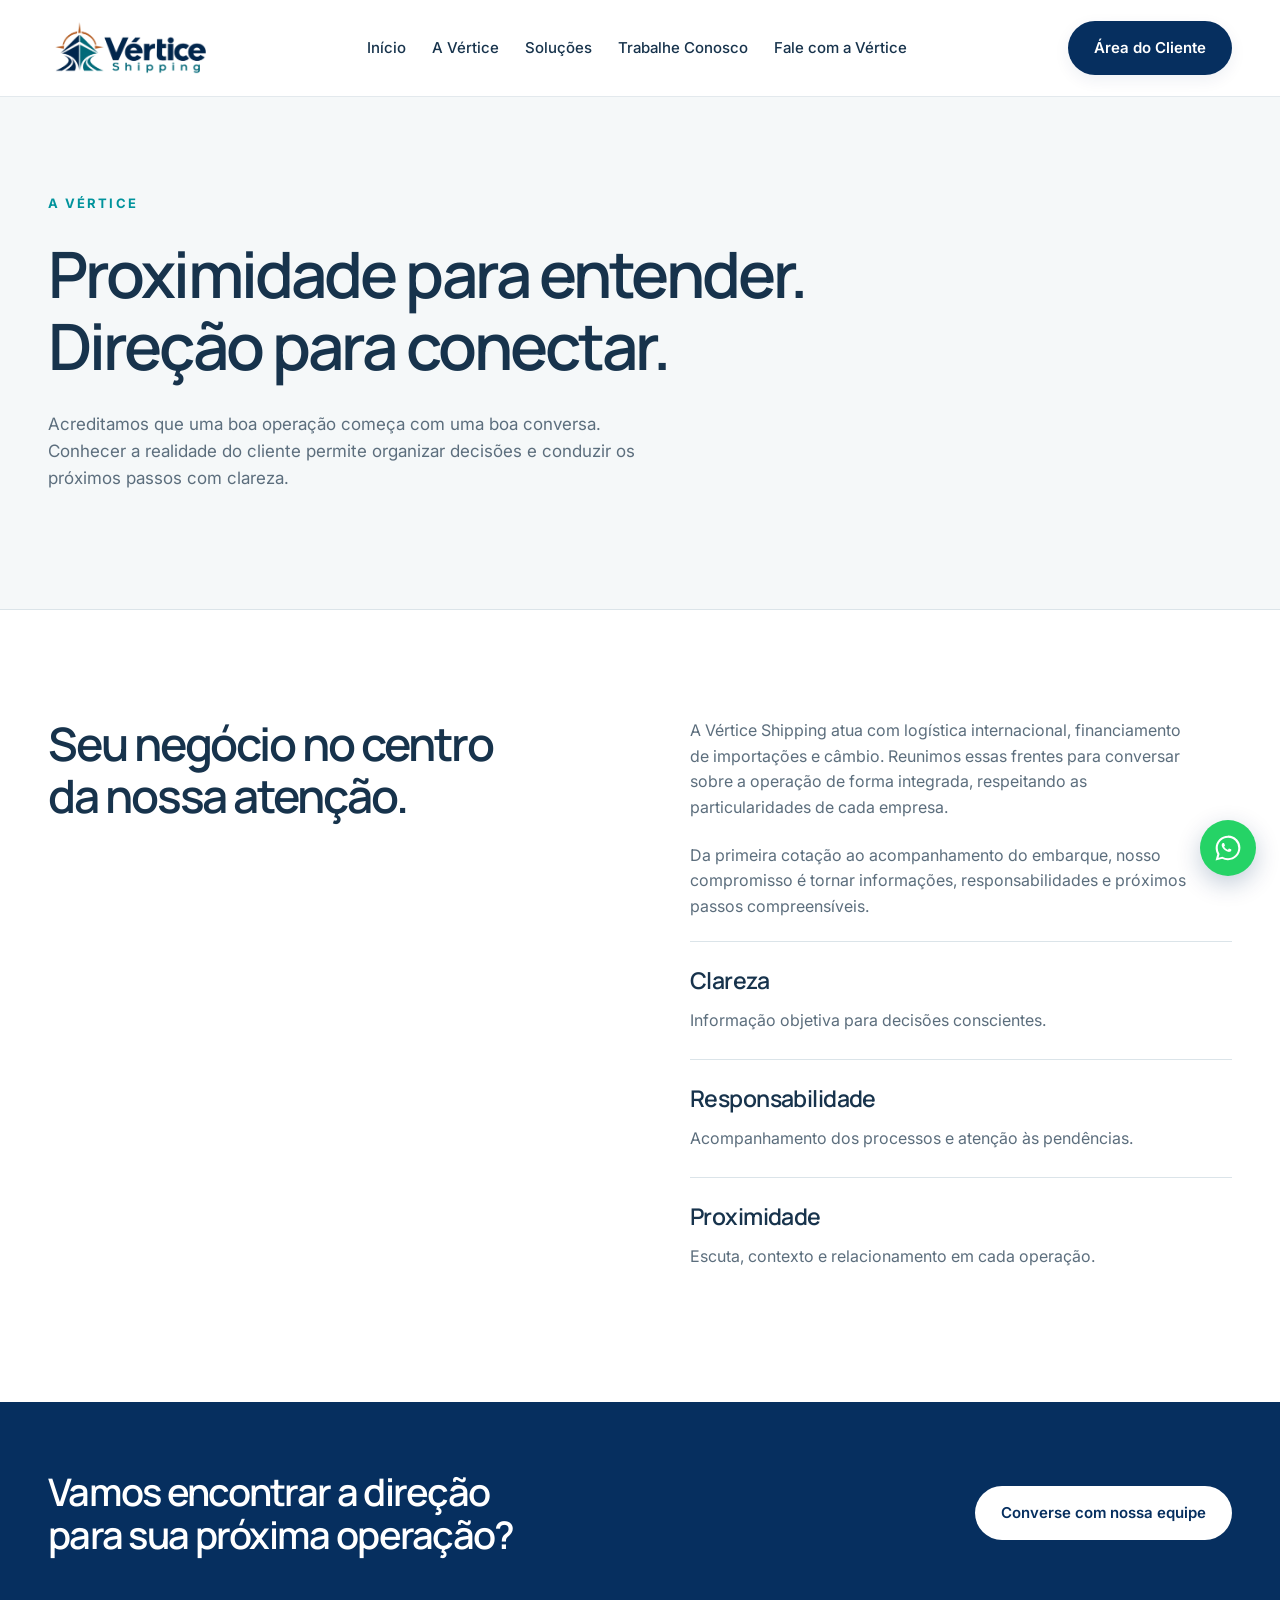
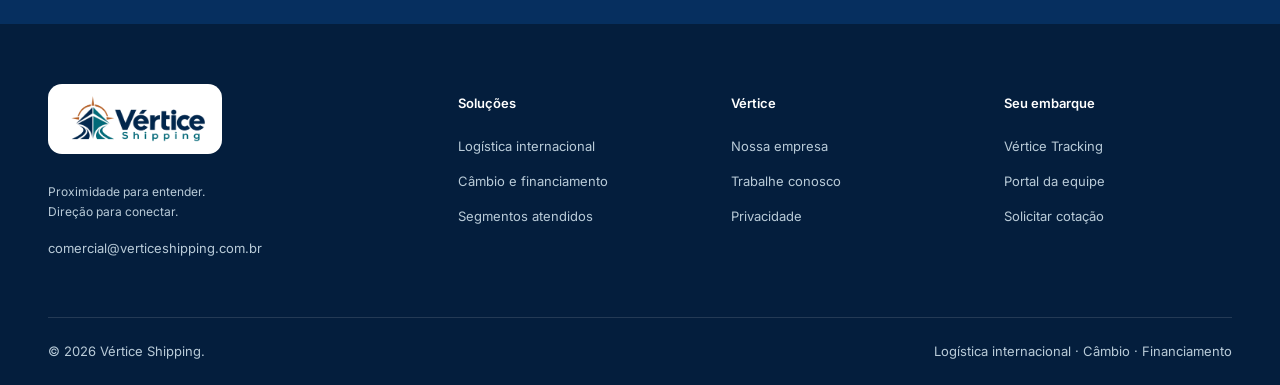
<file: sobre.html>
<!doctype html><html lang="pt-BR"><head><meta charset="utf-8"><meta name="viewport" content="width=device-width, initial-scale=1"><meta name="theme-color" content="#062F5F"><title>A Vértice | Vértice Shipping</title><meta name="description" content="Conheça a Vértice Shipping: logística internacional, câmbio e financiamento de importações com clareza e proximidade."><link rel="canonical" href="https://verticeshipping.com.br/sobre.html"><meta property="og:type" content="website"><meta property="og:locale" content="pt_BR"><meta property="og:title" content="A Vértice | Vértice Shipping"><meta property="og:description" content="Conheça a Vértice Shipping: logística internacional, câmbio e financiamento de importações com clareza e proximidade."><meta property="og:image" content="https://verticeshipping.com.br/assets/og-image.png"><meta property="og:url" content="https://verticeshipping.com.br/sobre.html"><link rel="icon" href="/favicon.ico"><link rel="apple-touch-icon" href="/assets/icon-180.png"><link rel="preconnect" href="https://fonts.googleapis.com"><link rel="preconnect" href="https://fonts.gstatic.com" crossorigin><link href="https://fonts.googleapis.com/css2?family=Inter:wght@400;500;600;700&family=Manrope:wght@400;500;600;700;800&display=swap" rel="stylesheet"><link rel="stylesheet" href="/institucional.css?v=20261115-2"></head><body><a class="skip" href="#conteudo">Pular para o conteúdo</a><header class="site-header"><div class="container header-inner"><a class="brand" href="/" aria-label="Vértice Shipping — início"><img src="/assets/logo.webp" alt="Vértice Shipping" width="180" height="59"></a><nav class="nav" id="menu" aria-label="Menu principal"><a href="/">Início</a><a href="/sobre.html">A Vértice</a><a href="/#solucoes">Soluções</a><a href="/trabalhe-conosco.html">Trabalhe Conosco</a><a href="/#contato">Fale com a Vértice</a></nav><a class="btn btn-primary header-cta" href="https://portal.verticeshipping.com.br/tracking">Área do Cliente</a><button class="menu-toggle" aria-controls="menu" aria-expanded="false" aria-label="Abrir menu"><span></span><span></span><span></span></button></div></header><main id="conteudo"><section class="page-hero"><div class="container"><p class="eyebrow">A VÉRTICE</p><h1>Proximidade para entender.<br>Direção para conectar.</h1><p>Acreditamos que uma boa operação começa com uma boa conversa. Conhecer a realidade do cliente permite organizar decisões e conduzir os próximos passos com clareza.</p></div></section><section class="section"><div class="container detail-grid"><h2>Seu negócio no centro<br>da nossa atenção.</h2><div><p>A Vértice Shipping atua com logística internacional, financiamento de importações e câmbio. Reunimos essas frentes para conversar sobre a operação de forma integrada, respeitando as particularidades de cada empresa.</p><p>Da primeira cotação ao acompanhamento do embarque, nosso compromisso é tornar informações, responsabilidades e próximos passos compreensíveis.</p><div class="detail-points"><article><h3>Clareza</h3><p>Informação objetiva para decisões conscientes.</p></article><article><h3>Responsabilidade</h3><p>Acompanhamento dos processos e atenção às pendências.</p></article><article><h3>Proximidade</h3><p>Escuta, contexto e relacionamento em cada operação.</p></article></div></div></div></section><section class="small-cta"><div class="container"><h2>Vamos encontrar a direção<br>para sua próxima operação?</h2><a class="btn btn-light" href="/#contato">Converse com nossa equipe</a></div></section></main><footer class="site-footer"><div class="container footer-grid"><div><a href="/" class="footer-brand"><img src="/assets/logo.webp" alt="Vértice Shipping" width="180" height="59" loading="lazy"></a><p>Proximidade para entender.<br>Direção para conectar.</p><a href="mailto:comercial@verticeshipping.com.br">comercial@verticeshipping.com.br</a></div><div><h3>Soluções</h3><a href="/logistica-internacional.html">Logística internacional</a><a href="/solucoes-financeiras.html">Câmbio e financiamento</a><a href="/segmentos.html">Segmentos atendidos</a></div><div><h3>Vértice</h3><a href="/sobre.html">Nossa empresa</a><a href="/trabalhe-conosco.html">Trabalhe conosco</a><a href="/privacidade.html">Privacidade</a></div><div><h3>Seu embarque</h3><a href="https://portal.verticeshipping.com.br/tracking">Vértice Tracking</a><a href="https://portal.verticeshipping.com.br">Portal da equipe</a><a href="/#contato">Solicitar cotação</a></div></div><div class="container footer-bottom"><span>© <span id="ano">2026</span> Vértice Shipping.</span><span>Logística internacional · Câmbio · Financiamento</span></div></footer><script src="/script.js?v=20261115-1" defer></script></body></html>
</file>
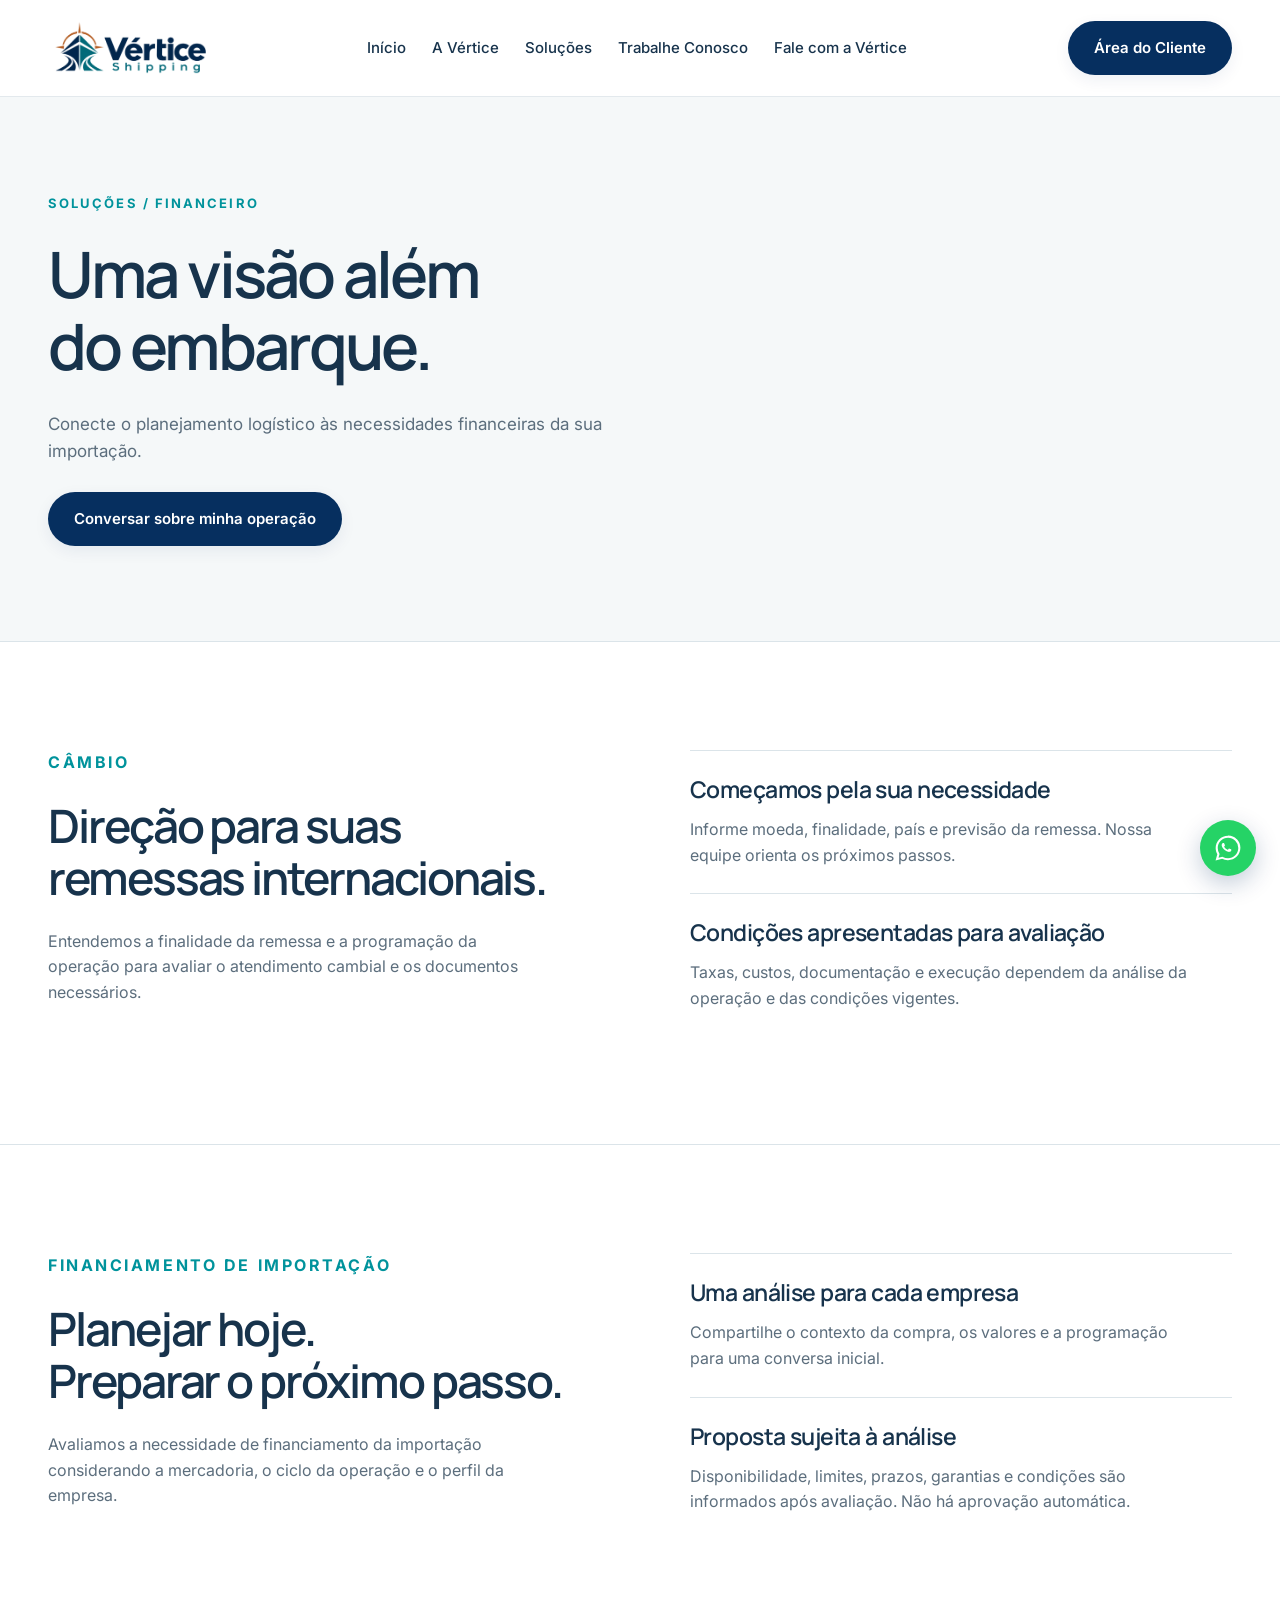
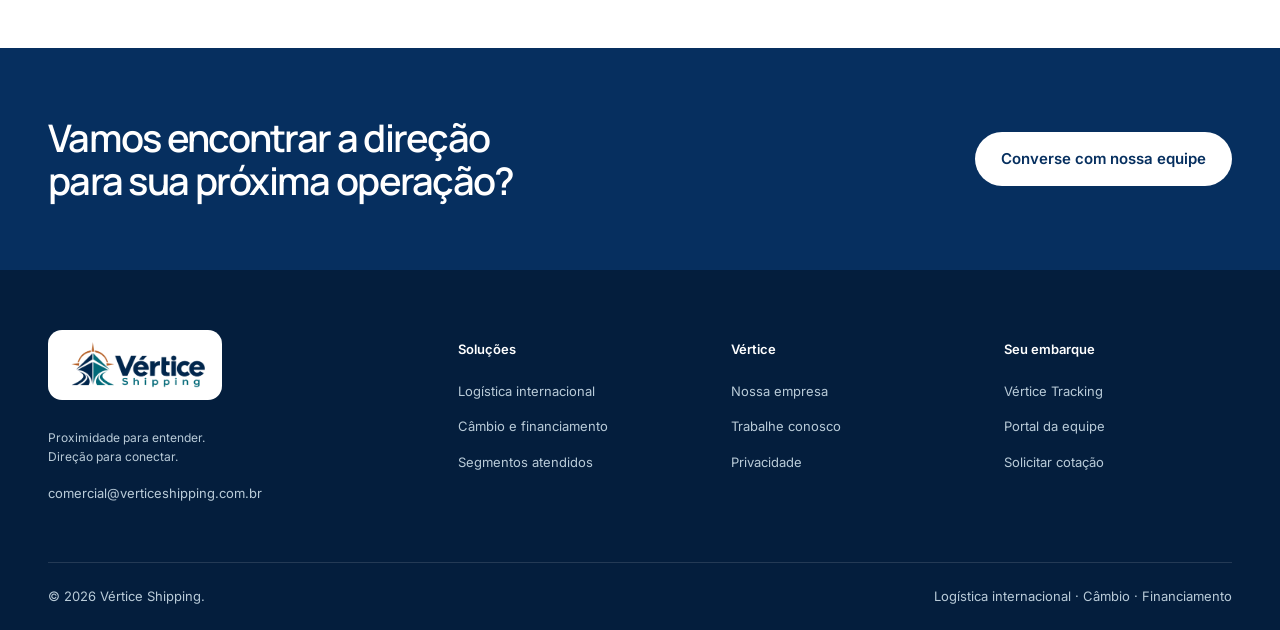
<file: solucoes-financeiras.html>
<!doctype html><html lang="pt-BR"><head><meta charset="utf-8"><meta name="viewport" content="width=device-width, initial-scale=1"><meta name="theme-color" content="#062F5F"><title>Câmbio e financiamento de importações | Vértice Shipping</title><meta name="description" content="Conheça as soluções de câmbio e financiamento de importações da Vértice Shipping. Condições avaliadas conforme cada operação."><link rel="canonical" href="https://verticeshipping.com.br/solucoes-financeiras.html"><meta property="og:type" content="website"><meta property="og:locale" content="pt_BR"><meta property="og:title" content="Câmbio e financiamento de importações | Vértice Shipping"><meta property="og:description" content="Conheça as soluções de câmbio e financiamento de importações da Vértice Shipping. Condições avaliadas conforme cada operação."><meta property="og:image" content="https://verticeshipping.com.br/assets/og-image.png"><meta property="og:url" content="https://verticeshipping.com.br/solucoes-financeiras.html"><link rel="icon" href="/favicon.ico"><link rel="apple-touch-icon" href="/assets/icon-180.png"><link rel="preconnect" href="https://fonts.googleapis.com"><link rel="preconnect" href="https://fonts.gstatic.com" crossorigin><link href="https://fonts.googleapis.com/css2?family=Inter:wght@400;500;600;700&family=Manrope:wght@400;500;600;700;800&display=swap" rel="stylesheet"><link rel="stylesheet" href="/institucional.css?v=20261115-2"></head><body><a class="skip" href="#conteudo">Pular para o conteúdo</a><header class="site-header"><div class="container header-inner"><a class="brand" href="/" aria-label="Vértice Shipping — início"><img src="/assets/logo.webp" alt="Vértice Shipping" width="180" height="59"></a><nav class="nav" id="menu" aria-label="Menu principal"><a href="/">Início</a><a href="/sobre.html">A Vértice</a><a href="/#solucoes">Soluções</a><a href="/trabalhe-conosco.html">Trabalhe Conosco</a><a href="/#contato">Fale com a Vértice</a></nav><a class="btn btn-primary header-cta" href="https://portal.verticeshipping.com.br/tracking">Área do Cliente</a><button class="menu-toggle" aria-controls="menu" aria-expanded="false" aria-label="Abrir menu"><span></span><span></span><span></span></button></div></header><main id="conteudo"><section class="page-hero"><div class="container"><p class="eyebrow">SOLUÇÕES / FINANCEIRO</p><h1>Uma visão além<br>do embarque.</h1><p>Conecte o planejamento logístico às necessidades financeiras da sua importação.</p><a href="/#contato" class="btn btn-primary">Conversar sobre minha operação</a></div></section><section class="section service-detail" id="cambio"><div class="container detail-grid"><div><p class="eyebrow">CÂMBIO</p><h2>Direção para suas<br>remessas internacionais.</h2><p>Entendemos a finalidade da remessa e a programação da operação para avaliar o atendimento cambial e os documentos necessários.</p></div><div class="detail-points"><article><h3>Começamos pela sua necessidade</h3><p>Informe moeda, finalidade, país e previsão da remessa. Nossa equipe orienta os próximos passos.</p></article><article><h3>Condições apresentadas para avaliação</h3><p>Taxas, custos, documentação e execução dependem da análise da operação e das condições vigentes.</p></article></div></div></section><section class="section service-detail" id="financiamento"><div class="container detail-grid"><div><p class="eyebrow">FINANCIAMENTO DE IMPORTAÇÃO</p><h2>Planejar hoje.<br>Preparar o próximo passo.</h2><p>Avaliamos a necessidade de financiamento da importação considerando a mercadoria, o ciclo da operação e o perfil da empresa.</p></div><div class="detail-points"><article><h3>Uma análise para cada empresa</h3><p>Compartilhe o contexto da compra, os valores e a programação para uma conversa inicial.</p></article><article><h3>Proposta sujeita à análise</h3><p>Disponibilidade, limites, prazos, garantias e condições são informados após avaliação. Não há aprovação automática.</p></article></div></div></section><section class="small-cta"><div class="container"><h2>Vamos encontrar a direção<br>para sua próxima operação?</h2><a class="btn btn-light" href="/#contato">Converse com nossa equipe</a></div></section></main><footer class="site-footer"><div class="container footer-grid"><div><a href="/" class="footer-brand"><img src="/assets/logo.webp" alt="Vértice Shipping" width="180" height="59" loading="lazy"></a><p>Proximidade para entender.<br>Direção para conectar.</p><a href="mailto:comercial@verticeshipping.com.br">comercial@verticeshipping.com.br</a></div><div><h3>Soluções</h3><a href="/logistica-internacional.html">Logística internacional</a><a href="/solucoes-financeiras.html">Câmbio e financiamento</a><a href="/segmentos.html">Segmentos atendidos</a></div><div><h3>Vértice</h3><a href="/sobre.html">Nossa empresa</a><a href="/trabalhe-conosco.html">Trabalhe conosco</a><a href="/privacidade.html">Privacidade</a></div><div><h3>Seu embarque</h3><a href="https://portal.verticeshipping.com.br/tracking">Vértice Tracking</a><a href="https://portal.verticeshipping.com.br">Portal da equipe</a><a href="/#contato">Solicitar cotação</a></div></div><div class="container footer-bottom"><span>© <span id="ano">2026</span> Vértice Shipping.</span><span>Logística internacional · Câmbio · Financiamento</span></div></footer><script src="/script.js?v=20261115-1" defer></script></body></html>
</file>
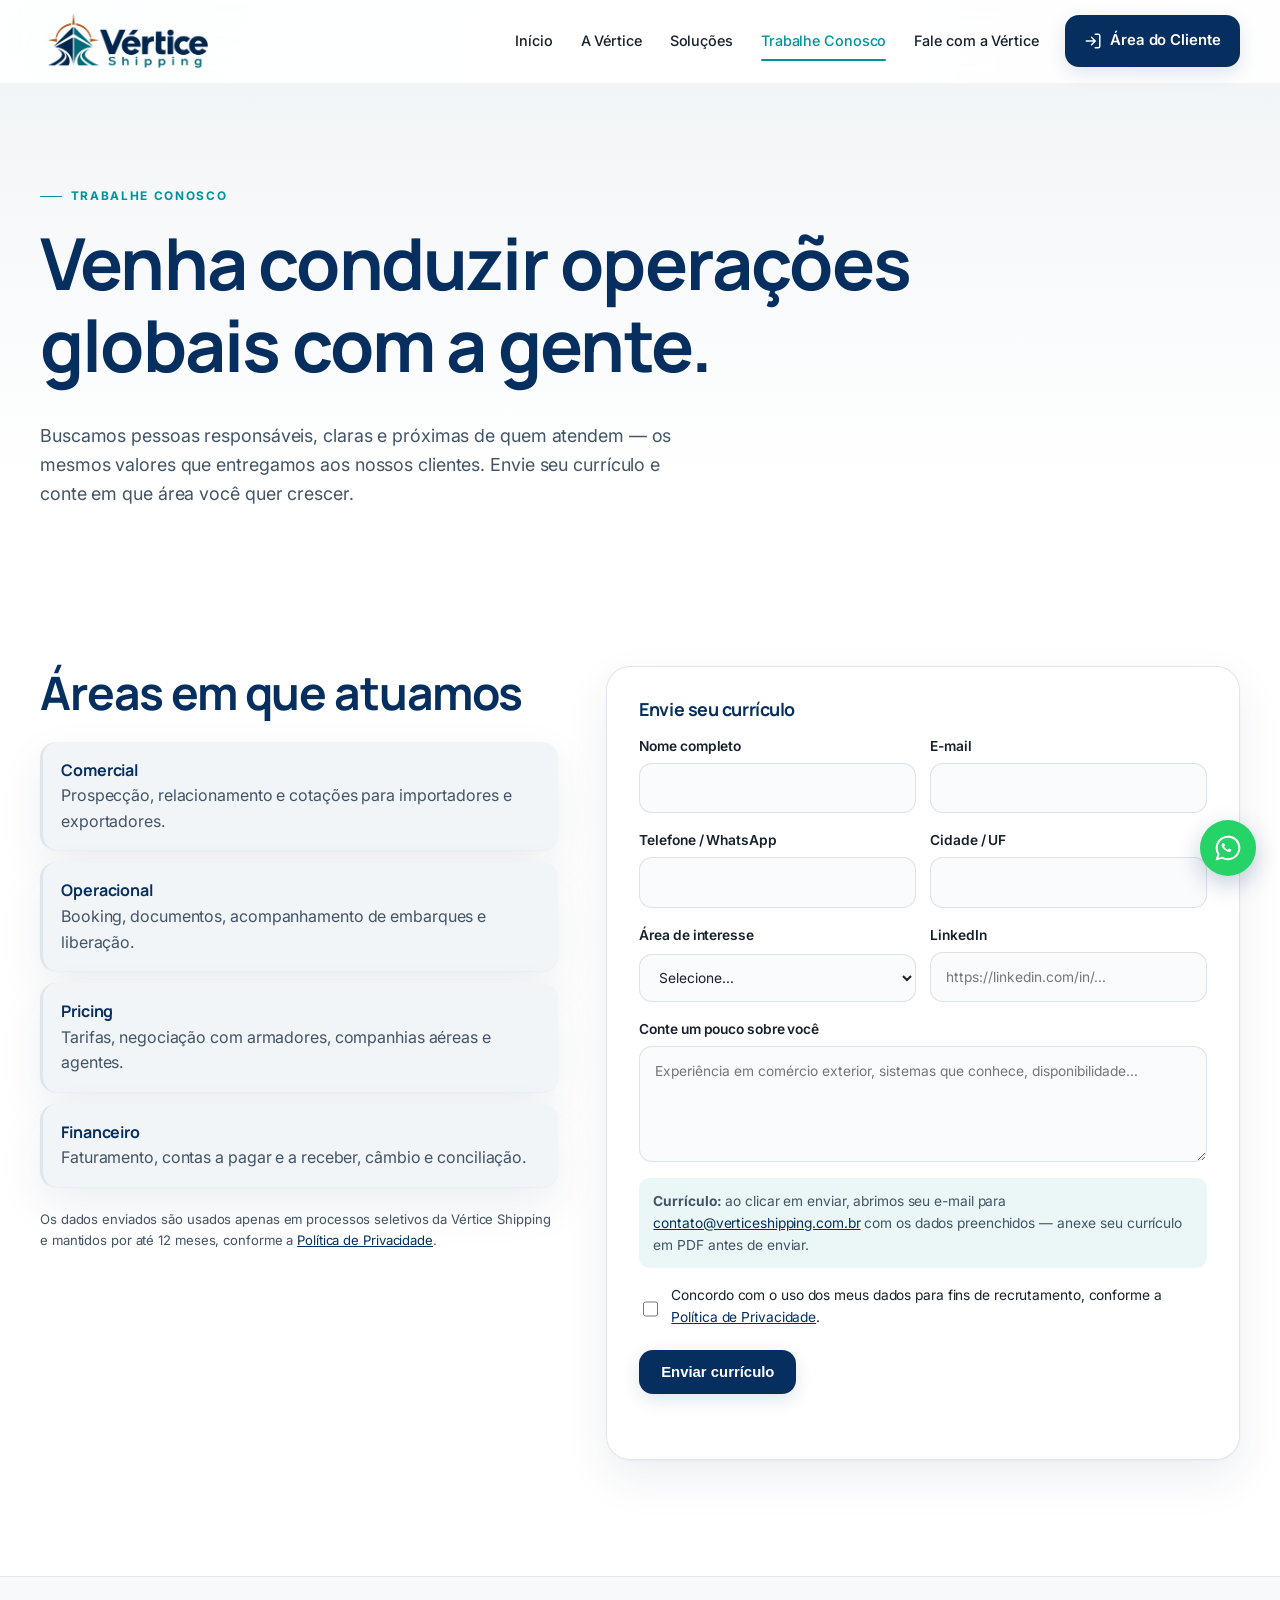
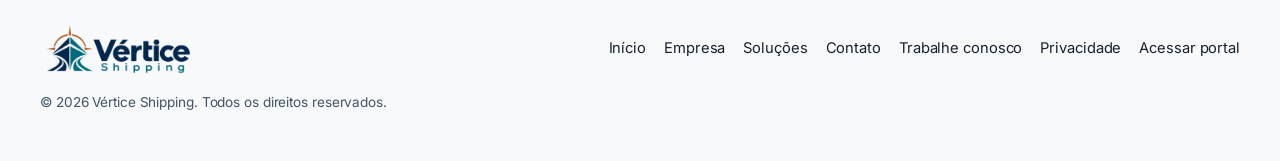
<file: trabalhe-conosco.html>
<!doctype html>
<html lang="pt-BR"><head><meta charset="utf-8" /><meta name="viewport" content="width=device-width, initial-scale=1" /><meta name="theme-color" content="#062F5F" /><link rel="icon" href="/favicon.ico" sizes="any" /><link rel="apple-touch-icon" href="/assets/icon-180.png" /><link rel="preconnect" href="https://fonts.googleapis.com" /><link rel="preconnect" href="https://fonts.gstatic.com" crossorigin /><link href="https://fonts.googleapis.com/css2?family=Inter:wght@400;500;600&family=Manrope:wght@600;700;800&display=swap" rel="stylesheet" /><link rel="stylesheet" href="/styles.css?v=20261115-1" />
<title>Trabalhe conosco — Vértice Shipping</title>
<meta name="description" content="Faça parte da equipe da Vértice Shipping. Envie seu currículo para oportunidades em logística internacional, comercial, operacional e financeiro." />
<link rel="canonical" href="https://verticeshipping.com.br/trabalhe-conosco.html" />
<meta property="og:title" content="Trabalhe conosco — Vértice Shipping" /><meta property="og:image" content="https://verticeshipping.com.br/assets/og-image.png" />
</head>
<body>
  <a class="skip" href="#conteudo">Pular para o conteúdo</a>
  <header class="site-header">
    <div class="container header-inner">
      <a href="/" class="brand" aria-label="Vértice Shipping — página inicial"><picture><source srcset="/assets/logo.webp" type="image/webp" /><img src="/assets/logo.png" alt="Vértice Shipping" width="180" height="59" /></picture></a>
      <nav class="nav" id="menu" aria-label="Menu principal">
        <a href="/">Início</a><a href="/sobre.html">A Vértice</a><a href="/#solucoes">Soluções</a><a href="/trabalhe-conosco.html" aria-current="page">Trabalhe Conosco</a><a href="/#contato">Fale com a Vértice</a>
      </nav>
      <div class="header-actions">
        <a class="btn btn-portal" data-link="cliente" href="https://portal.verticeshipping.com.br/tracking"><svg aria-hidden="true" viewBox="0 0 24 24" width="18" height="18"><path fill="none" stroke="currentColor" stroke-width="2" stroke-linecap="round" stroke-linejoin="round" d="M15 3h4a2 2 0 0 1 2 2v14a2 2 0 0 1-2 2h-4M10 17l5-5-5-5M15 12H3"/></svg>Área do Cliente</a>
        <button class="menu-toggle" aria-controls="menu" aria-expanded="false" aria-label="Abrir menu"><span></span><span></span><span></span></button>
      </div>
    </div>
  </header>

  <main id="conteudo">
    <section class="hero careers-hero">
      <div class="container">
        <p class="eyebrow">Trabalhe conosco</p>
        <h1>Venha conduzir operações globais com a gente.</h1>
        <p class="lead">Buscamos pessoas responsáveis, claras e próximas de quem atendem — os mesmos valores que entregamos aos nossos clientes. Envie seu currículo e conte em que área você quer crescer.</p>
      </div>
    </section>

    <section class="section">
      <div class="container careers">
        <div>
          <h2>Áreas em que atuamos</h2>
          <ul class="areas">
            <li><strong>Comercial</strong>Prospecção, relacionamento e cotações para importadores e exportadores.</li>
            <li><strong>Operacional</strong>Booking, documentos, acompanhamento de embarques e liberação.</li>
            <li><strong>Pricing</strong>Tarifas, negociação com armadores, companhias aéreas e agentes.</li>
            <li><strong>Financeiro</strong>Faturamento, contas a pagar e a receber, câmbio e conciliação.</li>
          </ul>
          <p class="fineprint">Os dados enviados são usados apenas em processos seletivos da Vértice Shipping e mantidos por até 12 meses, conforme a <a href="/privacidade.html">Política de Privacidade</a>.</p>
        </div>
        <form class="form" id="form-carreiras" novalidate>
          <h3>Envie seu currículo</h3>
          <div class="row">
            <label>Nome completo<input name="nome" autocomplete="name" required /></label>
            <label>E-mail<input name="email" type="email" autocomplete="email" required /></label>
          </div>
          <div class="row">
            <label>Telefone / WhatsApp<input name="telefone" type="tel" autocomplete="tel" /></label>
            <label>Cidade / UF<input name="cidade" autocomplete="address-level2" /></label>
          </div>
          <div class="row">
            <label>Área de interesse
              <select name="area" required><option value="">Selecione…</option><option>Comercial</option><option>Operacional</option><option>Pricing</option><option>Financeiro</option><option>Estágio</option><option>Outras áreas</option></select>
            </label>
            <label>LinkedIn<input name="linkedin" type="url" placeholder="https://linkedin.com/in/…" /></label>
          </div>
          <label>Conte um pouco sobre você<textarea name="mensagem" rows="4" placeholder="Experiência em comércio exterior, sistemas que conhece, disponibilidade…"></textarea></label>
          <p class="attach-note"><strong>Currículo:</strong> ao clicar em enviar, abrimos seu e-mail para <a data-email-carreiras href="mailto:contato@verticeshipping.com.br">contato@verticeshipping.com.br</a> com os dados preenchidos — anexe seu currículo em PDF antes de enviar.</p>
          <label class="check"><input type="checkbox" name="consentimento" required /> <span>Concordo com o uso dos meus dados para fins de recrutamento, conforme a <a href="/privacidade.html">Política de Privacidade</a>.</span></label>
          <button class="btn btn-primary" type="submit">Enviar currículo</button>
          <p class="form-status" role="status" aria-live="polite"></p>
        </form>
      </div>
    </section>
  </main>

  <footer class="site-footer">
    <div class="container footer-inner">
      <img src="/assets/logo.png" alt="Vértice Shipping" width="150" height="49" loading="lazy" />
      <nav aria-label="Rodapé"><a href="/">Início</a><a href="/sobre.html">Empresa</a><a href="/logistica-internacional.html">Soluções</a><a href="/#contato">Contato</a><a href="/trabalhe-conosco.html">Trabalhe conosco</a><a href="/privacidade.html">Privacidade</a><a data-access href="/acesso.html">Acessar portal</a></nav>
      <p>© <span id="ano">2026</span> Vértice Shipping. Todos os direitos reservados.</p>
    </div>
  </footer>
  <script src="/script.js?v=20261115-1" defer></script>
</body></html>
</file>
<file: institucional.css>
:root{--navy:#062f5f;--deep:#041e3d;--teal:#00939c;--copper:#bb773d;--ink:#17334c;--muted:#5c6e7d;--line:#dbe4e9;--paper:#f5f8f9;--font:Inter,Arial,sans-serif;--title:Manrope,Arial,sans-serif}*{box-sizing:border-box}html{scroll-behavior:smooth;scroll-padding-top:110px}body{margin:0;font-family:var(--font);color:var(--ink);background:#fff;-webkit-font-smoothing:antialiased}a{color:inherit;text-decoration:none}button,input,select,textarea{font:inherit}button,a,input,textarea,select{-webkit-tap-highlight-color:transparent}a:focus-visible,button:focus-visible,summary:focus-visible{outline:3px solid #00b7bd;outline-offset:5px}img{max-width:100%;height:auto}p{font-size:16px;line-height:1.8;color:var(--muted);margin:0 0 22px}h1,h2,h3{font-family:var(--title);font-weight:600;margin:0;letter-spacing:-.045em;line-height:1.13}h1{font-size:clamp(42px,5.4vw,78px)}h2{font-size:clamp(34px,3.6vw,51px)}h3{font-size:24px;letter-spacing:-.025em}em{font-style:normal;color:var(--teal)}.container{width:min(1256px,calc(100% - 96px));margin:auto}.section{padding:108px 0}.eyebrow{font-size:10px;font-weight:700;letter-spacing:.16em;line-height:1.7;color:var(--teal);margin-bottom:24px}.eyebrow.light{color:#65d2d4}.utility{background:var(--navy);color:#fff;font-size:10px;letter-spacing:.07em}.utility .container{display:flex;justify-content:space-between;align-items:center;min-height:34px}.utility a{font-size:11px;letter-spacing:0}.site-header{position:sticky;top:0;z-index:20;background:rgba(255,255,255,.97);border-bottom:1px solid #e3e9ed;backdrop-filter:blur(14px)}.header-inner{display:flex;align-items:center;justify-content:space-between;min-height:96px;gap:25px}.brand{display:block;flex:0 0 158px}.brand img{display:block;width:158px}.nav{display:flex;gap:26px;align-items:center}.nav>a{font-size:12px;font-weight:500;white-space:nowrap}.nav a:hover{color:var(--teal)}.btn{display:inline-flex;align-items:center;justify-content:center;gap:24px;min-height:50px;padding:15px 23px;border:0;font-size:12px;font-weight:600;border-radius:3px;cursor:pointer;transition:background .2s,transform .2s}.btn:hover{transform:translateY(-2px)}.btn-primary{background:var(--navy);color:#fff}.btn-primary:hover{background:var(--teal)}.btn-teal{background:var(--teal);color:#fff}.btn-teal:hover{background:#007c85}.btn-light{background:#fff;color:var(--navy)}.btn span{font-size:19px}.menu-toggle,.mobile-contact{display:none!important}.skip{position:fixed;left:15px;top:-100px;z-index:100;background:white;padding:14px}.skip:focus{top:10px}.hero{position:relative;overflow:hidden;min-height:680px;background:var(--deep);color:#fff}.hero-image,.hero-shade{position:absolute;inset:0}.hero-image img{width:100%;height:100%;object-fit:cover;object-position:center 57%}.hero-shade{background:linear-gradient(90deg,rgba(2,23,47,.96) 0%,rgba(4,31,58,.85) 36%,rgba(4,31,58,.37) 75%,rgba(4,31,58,.18)),linear-gradient(0deg,rgba(2,24,47,.85),transparent 40%)}.hero-content{position:relative;padding-top:96px}.hero h1{max-width:860px}.hero h1 em{color:#74d4d4}.hero-lead{max-width:610px;margin:27px 0 32px;color:#d2e0e8;font-size:16px;line-height:1.85}.hero-actions{display:flex;align-items:center;gap:30px}.text-link{font-size:12px;display:flex;gap:18px}.hero-bottom{display:flex;align-items:center;justify-content:space-between;border-top:1px solid #ffffff30;margin-top:80px;padding:24px 0;font-size:10px;letter-spacing:.06em;color:#c3d1de}.hero-bottom a{font-size:25px}.signal{display:inline-block;width:6px;height:6px;background:#4bd2cf;border-radius:50%;margin-right:9px}.section-heading{display:flex;justify-content:space-between;align-items:end;gap:70px;margin-bottom:52px}.section-heading>p{max-width:405px;margin:0}.solution-grid{display:grid;grid-template-columns:repeat(3,1fr);gap:22px}.solution{padding:32px 28px;border:1px solid var(--line);border-radius:4px;display:flex;flex-direction:column;transition:border-color .2s,box-shadow .2s}.solution:hover{border-color:var(--teal);box-shadow:0 10px 35px #062f5f0c}.number{font-size:9px;letter-spacing:.14em;font-weight:700;color:var(--muted)}.solution-symbol{font-size:58px;color:var(--teal);font-family:var(--title);line-height:1;margin:36px 0 25px}.solution h3{font-size:27px;line-height:1.3;margin-bottom:19px}.solution p{font-size:13px;line-height:1.8}.card-link{margin-top:auto;padding-top:27px;border-top:1px solid var(--line);display:flex;justify-content:space-between;align-items:center;font-size:11px;font-weight:600}.card-link b{font-size:22px;color:var(--teal)}.approach{background:var(--paper)}.approach-grid{display:grid;grid-template-columns:1fr 1fr;gap:140px;align-items:center}.approach h2{margin-bottom:27px}.approach p{max-width:460px;font-size:14px}.inline-link{display:inline-block;font-size:12px;font-weight:600;color:var(--teal);margin-top:10px}.steps article{display:flex;gap:28px;padding:30px 0;border-bottom:1px solid var(--line)}.steps article:first-child{border-top:1px solid var(--line)}.steps article>span{font-family:var(--title);font-size:14px;color:var(--teal);padding-top:5px}.steps h3{font-size:22px;margin-bottom:13px}.steps p{font-size:13px;margin:0;line-height:1.85}.segment-list>a{display:grid;grid-template-columns:50px 1fr 1.3fr 35px;align-items:center;gap:20px;padding:29px 0;border-top:1px solid var(--line)}.segment-list>a:last-child{border-bottom:1px solid var(--line)}.segment-list>a:hover h3{color:var(--teal)}.segment-list span{font-size:10px;color:var(--teal)}.segment-list h3{font-size:25px}.segment-list p{margin:0;font-size:12px}.segment-list b{font-size:23px;color:var(--teal)}.tracking{background:var(--navy);color:#fff;overflow:hidden}.tracking-grid{display:grid;grid-template-columns:1fr 1fr;gap:115px;align-items:center}.tracking h2{margin-bottom:26px}.tracking p{color:#c4d7e4;max-width:410px;font-size:14px}.tracking small{display:block;color:#a6c4d5;font-size:10px;margin-top:16px}.tracking-visual{border:1px solid #ffffff30;border-radius:10px;padding:30px;background:linear-gradient(140deg,#124874,#06365e);box-shadow:30px 35px 0 #ffffff06;transform:rotate(-2deg)}.visual-top{display:flex;align-items:center;gap:15px;border-bottom:1px solid #ffffff26;padding-bottom:23px}.visual-top img{background:#fff;border-radius:6px;padding:5px}.visual-top>span{font-size:9px;letter-spacing:.15em}.visual-top .signal{margin-left:auto}.tracking-visual>p{font-family:var(--title);font-size:32px;color:#fff;line-height:1.4;margin:33px 0}.journey{display:flex;align-items:center;gap:14px;color:#96e4e0;font-size:10px;margin-bottom:30px}.journey i{height:1px;background:#55bcbf;flex:1}.visual-lines{display:grid;grid-template-columns:1fr auto;font-size:11px;gap:18px;border-top:1px solid #ffffff26;padding-top:26px;color:#c7deea}.visual-lines b{color:#7bddda}.faq-grid{display:grid;grid-template-columns:1fr 1.1fr;gap:100px}.faq details{border-bottom:1px solid var(--line);padding:23px 0}.faq details:first-child{border-top:1px solid var(--line)}.faq summary{cursor:pointer;list-style:none;font-size:14px;line-height:1.6;padding-right:24px;position:relative;font-weight:500}.faq summary::-webkit-details-marker{display:none}.faq summary:after{content:'+';position:absolute;right:0;color:var(--teal);font-size:20px;font-weight:400}.faq details[open] summary:after{content:'−'}.faq details p{font-size:13px;margin:20px 0 0}.contact-section{background:#eef4f5}.contact{display:grid;grid-template-columns:1fr 1.1fr;gap:100px}.contact h2{margin-bottom:25px}.contact-text>p{font-size:14px;max-width:400px}.email-link{font-size:13px;font-weight:600;color:var(--teal);overflow-wrap:anywhere}.contact-help{margin-top:60px;border-top:1px solid #cddce1;padding-top:24px;max-width:370px}.contact-help>span{font-size:12px;font-weight:600}.contact-help p{font-size:12px;margin-top:10px}.form{background:#fff;border:1px solid var(--line);border-radius:5px;padding:32px;display:grid;gap:17px}.form .row{display:grid;grid-template-columns:1fr 1fr;gap:15px}.form label{display:grid;gap:8px;font-size:11px;font-weight:600}.form input:not([type=checkbox]),.form select,.form textarea{width:100%;min-width:0;border:1px solid #d7e1e7;border-radius:2px;padding:12px;font-size:12px;line-height:1.5;color:var(--ink);background:#fff}.form textarea{resize:vertical}.form input:focus,.form select:focus,.form textarea:focus{outline:2px solid var(--teal);outline-offset:1px}.form .check{display:flex;align-items:flex-start;gap:10px;font-size:10px;font-weight:400;line-height:1.65;color:var(--muted)}.check input{accent-color:var(--teal);margin:3px 0}.check a{text-decoration:underline}.form-note{font-size:10px;line-height:1.7;margin:0}.form-status{font-size:12px;margin:0}.form-status:empty{display:none}.form-status.error{color:#b12424}.form-status.ok{color:#00636b}.site-footer{background:var(--deep);padding:60px 0 0;color:#b9cbd8}.footer-grid{display:grid;grid-template-columns:1.6fr 1fr 1fr 1fr;gap:45px}.footer-brand{background:#fff;display:inline-block;padding:12px 17px;border-radius:2px;margin-bottom:20px}.footer-brand img{display:block;width:140px}.footer-grid p{font-size:12px;color:#b9cbd8;margin-bottom:16px}.footer-grid h3{font-family:var(--font);color:#fff;font-size:12px;font-weight:600;letter-spacing:0;margin:12px 0 24px}.footer-grid>div>a:not(.footer-brand){display:block;font-size:11px;line-height:1.7;margin-bottom:13px;overflow-wrap:anywhere}.footer-grid a:hover{color:#fff}.footer-bottom{margin-top:45px;border-top:1px solid #ffffff20;padding:23px 0;display:flex;justify-content:space-between;gap:20px;font-size:9px}.page-hero{padding:95px 0;background:var(--paper);border-bottom:1px solid var(--line)}.page-hero p:not(.eyebrow){max-width:620px;font-size:17px;margin-top:28px}.page-hero h1{font-size:clamp(40px,5vw,68px)}.page-hero .btn{margin-top:5px}.detail-grid{display:grid;grid-template-columns:1fr 1fr;gap:100px}.detail-grid h2{margin-bottom:25px}.detail-grid p{font-size:14px;max-width:500px}.detail-points article{border-top:1px solid var(--line);padding:25px 0}.detail-points h3{font-size:23px;margin-bottom:15px}.detail-points p{margin:0}.service-detail+.service-detail{border-top:1px solid var(--line)}.small-cta{background:var(--navy);color:white;padding:68px 0}.small-cta .container{display:flex;justify-content:space-between;align-items:center;gap:50px}.small-cta h2{font-size:38px}.small-cta .btn{flex-shrink:0}@media(min-width:1600px){.hero{min-height:740px}.hero-content{padding-top:120px}}@media(max-width:1100px){.container{width:calc(100% - 64px)}.nav{gap:16px}.nav>a{font-size:11px}.header-cta{padding:13px;gap:10px}.brand{flex-basis:135px}.brand img{width:135px}.approach-grid,.tracking-grid,.faq-grid,.contact,.detail-grid{gap:65px}.solution{padding:25px 22px}.solution h3{font-size:24px}.hero{min-height:650px}}@media(max-width:850px){.container{width:calc(100% - 40px)}.header-inner{min-height:78px}.header-cta{margin-left:auto}.menu-toggle{display:flex!important;flex-direction:column;justify-content:center;gap:5px;background:transparent;border:0;width:36px;height:42px;padding:8px}.menu-toggle span{height:2px;background:var(--navy);width:23px}.nav{display:none;position:absolute;left:0;right:0;top:100%;background:#fff;border-bottom:1px solid var(--line);padding:25px;box-shadow:0 10px 20px #062f5f0a}.nav.open{display:flex;flex-direction:column;align-items:stretch;gap:0}.nav>a{padding:13px;font-size:14px}.mobile-contact{display:block!important}.section{padding:75px 0}.section-heading{gap:35px}.section-heading>p{max-width:310px;font-size:14px}.hero-content{padding-top:75px}.hero h1{font-size:58px}.hero-lead{max-width:530px}.hero-bottom{margin-top:65px}.hero-bottom>span:nth-child(2){max-width:270px;text-align:center;line-height:1.7}.solution-grid{gap:12px}.solution{padding:25px 17px}.solution h3{font-size:22px}.solution p{font-size:12px}.card-link{font-size:10px}.approach-grid,.tracking-grid,.faq-grid,.contact,.detail-grid{gap:40px}.footer-grid{grid-template-columns:1.5fr 1fr;gap:35px}.tracking-visual{padding:23px}.tracking-visual>p{font-size:27px}.form{padding:23px}.segment-list>a{grid-template-columns:30px 1fr 1fr 25px;gap:10px}.segment-list h3{font-size:22px}.small-cta h2{font-size:31px}}@media(max-width:600px){.utility .container>span{font-size:8px}.utility a{font-size:10px}.header-inner{gap:12px;min-height:76px}.header-cta{font-size:10px;min-height:40px;padding:10px 12px}.header-cta span{display:none}.brand{flex-basis:120px}.brand img{width:120px}.hero{min-height:auto}.hero-image img{object-position:62% center}.hero-shade{background:linear-gradient(90deg,#031d3de8,#062f5f8c),linear-gradient(0deg,#041e3df0,transparent)}.hero-content{padding-top:60px}.hero h1{font-size:43px;line-height:1.15}.hero .eyebrow{font-size:8px;letter-spacing:.11em;max-width:300px}.hero-lead{font-size:14px;line-height:1.8;margin:25px 0}.hero-actions{align-items:flex-start;flex-direction:column;gap:24px}.hero-actions .btn{font-size:11px}.hero-bottom{margin-top:48px;font-size:8px;gap:15px}.hero-bottom>span:nth-child(2){display:none}.section{padding:62px 0}.eyebrow{font-size:9px;margin-bottom:18px}h2{font-size:35px}.section-heading{display:block;margin-bottom:32px}.section-heading>p{margin-top:23px;max-width:none}.section-heading>a{margin-top:23px}.solution-grid{grid-template-columns:1fr;gap:16px}.solution{padding:26px}.solution-symbol{margin:22px 0 18px;font-size:42px}.solution h3{font-size:28px}.solution p{font-size:13px;max-width:290px}.card-link{font-size:11px;padding-top:20px}.approach-grid,.tracking-grid,.faq-grid,.contact,.detail-grid{grid-template-columns:1fr;gap:35px}.approach p{font-size:14px}.steps article{padding:24px 0}.segment-list>a{grid-template-columns:22px 1fr 25px;padding:25px 0;gap:12px}.segment-list p{grid-column:2;grid-row:2;font-size:12px}.segment-list b{grid-column:3;grid-row:1}.segment-list h3{font-size:24px}.tracking h2{font-size:39px}.tracking-visual{transform:none;box-shadow:none;padding:24px}.tracking-visual>p{font-size:30px}.faq-grid{gap:30px}.contact-help{margin-top:30px}.form{padding:23px 18px}.form .row{grid-template-columns:1fr;gap:17px}.footer-grid{grid-template-columns:1fr 1fr;gap:25px}.footer-grid>div:first-child{grid-column:1/-1}.footer-grid h3{margin:10px 0 20px}.footer-grid>div>a:not(.footer-brand){font-size:10px}.footer-bottom{display:block;font-size:9px;line-height:1.8}.footer-bottom span{display:block}.footer-bottom #ano{display:inline}.page-hero{padding:60px 0}.page-hero h1{font-size:41px}.page-hero p:not(.eyebrow){font-size:15px}.small-cta .container{display:block}.small-cta h2{font-size:30px;margin-bottom:28px}.small-cta{padding:50px 0}}@media(prefers-reduced-motion:reduce){html{scroll-behavior:auto}.btn,.solution{transition:none}.btn:hover{transform:none}}

/* Segmentos: lista limpa com identidade Vértice, sem setas. */
.segment-list>a{grid-template-columns:50px 1fr 1.3fr;border-left:3px solid transparent;padding-left:16px;padding-right:16px;transition:background .2s,border-color .2s}.segment-list>a:hover,.segment-list>a:focus-visible{border-left-color:var(--teal);background:var(--paper)}.segment-list>a>span{color:var(--copper);font-weight:600}.solution-symbol img{width:48px;height:48px;object-fit:contain}.card-link{color:var(--teal)}@media(max-width:600px){.segment-list>a{grid-template-columns:22px 1fr;padding-left:12px;padding-right:12px}.segment-list p{grid-column:2}}
/* Contornos suaves para os controles e opções do institucional. */
.btn{border-radius:999px;padding-inline:26px;transition:background .2s,transform .2s,box-shadow .2s}
.btn-primary,.btn-teal{box-shadow:0 5px 16px #062f5f12}
.btn-primary:hover,.btn-teal:hover{box-shadow:0 8px 22px #062f5f20}
.solution{border-radius:24px}
.form{border-radius:24px}
.form input:not([type=checkbox]),.form select,.form textarea{border-radius:12px}
.tracking-visual{border-radius:26px}
.segment-list>a{border-radius:16px}
.footer-brand{border-radius:14px}
@media(max-width:600px){.header-cta{padding-inline:17px}.solution,.form{border-radius:20px}}
.whatsapp-float{position:fixed;right:24px;bottom:24px;z-index:40;display:flex;width:56px;height:56px;align-items:center;justify-content:center;border-radius:50%;background:#25d366;color:#fff;box-shadow:0 8px 24px #062f5f3d;transition:transform .2s,box-shadow .2s}.whatsapp-float:hover{transform:translateY(-2px);box-shadow:0 12px 30px #062f5f52}.whatsapp-float svg{width:30px;height:30px}@media(max-width:600px){.whatsapp-float{right:16px;bottom:16px;width:52px;height:52px}.whatsapp-float svg{width:28px;height:28px}}@media(prefers-reduced-motion:reduce){.whatsapp-float{transition:none}.whatsapp-float:hover{transform:none}}
.utility{display:none}
/* Tipografia responsiva: corpo 17px/1.6, navegação 15px e microcopy legível. */
body{font-size:17px;line-height:1.6}
p{font-size:17px;line-height:1.6}
.nav>a{font-size:15px}
.btn,.text-link,.inline-link,.card-link,.faq summary,.form label,.form input:not([type=checkbox]),.form select,.form textarea,.form-note,.form-status,.footer-grid>div>a:not(.footer-brand),.footer-grid h3,.footer-bottom,.eyebrow,.number,.segment-list span,.tracking small,.contact-help>span,.contact-help p,.hero-bottom,.visual-top>span,.journey,.visual-lines{font-size:13px}
.solution p,.approach p,.steps p,.segment-list p,.tracking p,.faq details p,.contact-text>p,.detail-grid p,.form .check{font-size:16px}
@media(max-width:1100px){.nav>a{font-size:14px}}
@media(max-width:850px){.nav>a{font-size:16px}}
@media(max-width:600px){body,p,.solution p,.approach p,.steps p,.segment-list p,.tracking p,.faq details p,.contact-text>p,.detail-grid p{font-size:16px;line-height:1.6}.nav>a{font-size:16px}.hero-lead{font-size:16px}.header-cta,.hero-actions .btn{font-size:14px}.eyebrow,.number,.hero-bottom,.visual-top>span,.journey,.visual-lines{font-size:12px}}

/* Regras finais com especificidade suficiente para vencer os tamanhos locais antigos. */
@media(min-width:601px){.nav>a{font-size:15px}}
.form input:not([type=checkbox]),.form select,.form textarea{font-size:16px;line-height:1.5}
.form label,.form-note,.form-status,.btn,.hero-actions .btn{font-size:15px}
.hero .eyebrow,.eyebrow{font-size:13px}
.solution p,.approach p,.steps p,.segment-list p,.tracking p,.faq details p,.contact-text>p,.detail-grid p,.hero .hero-lead{font-size:16px;line-height:1.6}
@media(max-width:600px){.form input:not([type=checkbox]),.form select,.form textarea,.form label,.form-note,.form-status,.btn,.hero-actions .btn{font-size:15px}.hero .eyebrow,.eyebrow{font-size:12px}.solution p,.approach p,.steps p,.segment-list p,.tracking p,.faq details p,.contact-text>p,.detail-grid p,.hero .hero-lead{font-size:16px;line-height:1.6}}
</file>
<file: styles.css>
:root {
  --navy: #062F5F; --teal: #00939C; --copper: #C66A22;
  --white: #FFFFFF; --mist: #F2F5F7; --text: #425466; --ink: #17212B;
  --line: rgba(6, 47, 95, .12); --radius: 24px;
  --shadow: 0 20px 60px rgba(6, 47, 95, .08), 0 2px 8px rgba(6, 47, 95, .04);
  --shadow-hover: 0 28px 72px rgba(6, 47, 95, .13), 0 4px 12px rgba(6, 47, 95, .06);
  --max: 1200px;
}
* { box-sizing: border-box; }
html { scroll-behavior: smooth; scroll-padding-top: 84px; }
body { margin: 0; font-family: Inter, system-ui, sans-serif; color: var(--text); background: var(--white); line-height: 1.6; -webkit-font-smoothing: antialiased; text-rendering: optimizeLegibility; }
img { max-width: 100%; display: block; }
a { color: var(--navy); }
h1, h2, h3 { font-family: Manrope, Inter, sans-serif; color: var(--ink); line-height: 1.15; margin: 0 0 .5em; }
h1 { font-size: clamp(2.55rem, 5.6vw, 4.8rem); font-weight: 700; letter-spacing: -.055em; color: var(--navy); }
h2 { font-size: clamp(1.9rem, 3.6vw, 3.05rem); font-weight: 700; letter-spacing: -.04em; color: var(--navy); }
h3 { font-size: 1.12rem; font-weight: 700; }
p { margin: 0 0 1em; }
.container { width: min(calc(100% - 48px), var(--max)); margin-inline: auto; }
.skip { position: absolute; left: -999px; top: 8px; background: var(--navy); color: #fff; padding: 8px 12px; border-radius: 8px; z-index: 100; }
.skip:focus { left: 8px; }
.eyebrow { display: inline-flex; align-items: center; gap: .55rem; font-size: .74rem; font-weight: 700; letter-spacing: .14em; text-transform: uppercase; color: var(--teal); margin-bottom: 1rem; }
.eyebrow::before { content: ""; width: 22px; height: 1.5px; border-radius: 2px; background: currentColor; }
.eyebrow.light { color: #7FE0E5; }
:focus-visible { outline: 3px solid var(--teal); outline-offset: 2px; border-radius: 6px; }

/* Botões */
.btn { display: inline-flex; align-items: center; justify-content: center; gap: .5rem; min-height: 46px; padding: .8rem 1.3rem; border-radius: 999px; font-weight: 600; font-size: .93rem; text-decoration: none; border: 1px solid transparent; transition: background .25s, color .25s, border-color .25s, transform .25s, box-shadow .25s; cursor: pointer; white-space: nowrap; }
.btn:hover { transform: translateY(-2px); box-shadow: 0 10px 24px rgba(6,47,95,.14); }
.btn-primary { background: var(--navy); color: #fff; }
.btn-primary:hover { background: #0A3F7D; }
.btn-ghost { border-color: var(--line); color: var(--navy); background: #fff; }
.btn-ghost:hover { border-color: var(--navy); }
.btn-portal { background: var(--navy); color: #fff; padding-inline: 1.15rem; }
.btn-portal:hover { background: #007E86; }

/* Cabeçalho */
.site-header { position: sticky; top: 0; z-index: 50; background: rgba(255,255,255,.76); -webkit-backdrop-filter: blur(20px) saturate(180%); backdrop-filter: blur(20px) saturate(180%); border-bottom: 1px solid transparent; transition: border-color .25s, box-shadow .25s, background .25s; }
.site-header.scrolled { background: rgba(255,255,255,.9); border-color: rgba(6,47,95,.08); box-shadow: 0 8px 32px rgba(6,47,95,.055); }
.header-inner { display: flex; align-items: center; gap: 26px; height: 82px; }
.brand img { width: 168px; height: auto; }
.nav { display: flex; gap: 28px; margin-left: auto; }
.nav a { position: relative; text-decoration: none; color: var(--ink); font-weight: 500; font-size: .9rem; }
.nav a::after { content: ""; position: absolute; left: 0; right: 100%; bottom: -8px; height: 2px; border-radius: 2px; background: var(--teal); transition: right .25s ease; }
.nav a:hover::after, .nav a[aria-current="page"]::after { right: 0; }
.nav a:hover { color: var(--teal); }
.header-actions { display: flex; align-items: center; gap: 10px; }
.menu-toggle { display: none; width: 44px; height: 44px; border: 1px solid var(--line); background: #fff; border-radius: 10px; padding: 11px; flex-direction: column; justify-content: space-between; cursor: pointer; }
.menu-toggle span { display: block; height: 2px; background: var(--navy); border-radius: 2px; }

/* Hero */
.hero { background: linear-gradient(180deg, var(--mist), #fff 85%); padding: clamp(48px, 8vw, 96px) 0 clamp(40px, 6vw, 80px); overflow: hidden; }
.hero-grid { display: grid; grid-template-columns: 1.1fr .9fr; gap: 48px; align-items: center; }
.lead { font-size: 1.12rem; max-width: 40rem; }
.hero-cta { display: flex; gap: 12px; flex-wrap: wrap; margin: 28px 0 24px; }
.hero-points { list-style: none; padding: 0; margin: 0; display: grid; gap: 8px; }
.hero-points li { position: relative; padding-left: 26px; color: var(--ink); font-weight: 500; }
.hero-points li::before { content: ""; position: absolute; left: 0; top: .55em; width: 14px; height: 2px; background: var(--copper); }
.hero-art { position: relative; }
.routes { width: 100%; height: auto; }
.r { fill: none; stroke-width: 3; stroke-linecap: round; stroke-dasharray: 600; stroke-dashoffset: 600; animation: draw 2.4s ease forwards; }
.r2 { animation-delay: .2s; } .r3 { animation-delay: .4s; } .r4 { animation-delay: .6s; } .r5 { animation-delay: .8s; }
.node circle { fill: #fff; stroke: var(--teal); stroke-width: 2; }
.pulse { transform-origin: 300px 200px; animation: pulse 2.6s ease-out infinite; }
.hero-symbol { position: absolute; width: 22%; left: 50.5%; top: 26%; transform: translate(-50%, -50%); opacity: .0; }
@keyframes draw { to { stroke-dashoffset: 0; } }
@keyframes pulse { 0% { transform: scale(.6); opacity: .9; } 100% { transform: scale(2.2); opacity: 0; } }
@media (prefers-reduced-motion: reduce) { .r { animation: none; stroke-dashoffset: 0; } .pulse { animation: none; } html { scroll-behavior: auto; } }

/* Seções */
.section { padding: clamp(72px, 9vw, 124px) 0; }
.section.alt { position: relative; background: linear-gradient(180deg, #F7F9FB 0%, var(--mist) 100%); overflow: hidden; }
.section.alt::before { content: ""; position: absolute; width: 520px; height: 520px; right: -280px; top: -300px; border-radius: 50%; background: radial-gradient(circle, rgba(0,147,156,.08), transparent 68%); pointer-events: none; }
.section-head { max-width: 50rem; margin-bottom: 52px; }
.cards { display: grid; grid-template-columns: repeat(4, 1fr); gap: 18px; }
.card { position: relative; overflow: hidden; background: linear-gradient(145deg, #fff, #FBFCFD); border: 1px solid rgba(6,47,95,.1); border-radius: var(--radius); padding: 30px 26px 26px; box-shadow: var(--shadow); display: flex; flex-direction: column; transition: transform .3s cubic-bezier(.2,.8,.2,1), border-color .3s, box-shadow .3s; }
.card::after { content: ""; position: absolute; inset: 0 0 auto; height: 3px; background: linear-gradient(90deg, var(--teal), var(--navy)); opacity: 0; transition: opacity .3s; }
.card:hover { transform: translateY(-7px); border-color: rgba(0,147,156,.25); box-shadow: var(--shadow-hover); }
.card:hover::after { opacity: 1; }
.card p { font-size: .95rem; }
.card ul { margin: auto 0 0; padding: 14px 0 0; border-top: 1px solid var(--line); list-style: none; display: grid; gap: 6px; font-size: .88rem; color: var(--ink); }
.card ul li::before { content: "→ "; color: var(--teal); }
.icon { width: 52px; height: 52px; border-radius: 16px; background: linear-gradient(145deg, rgba(0,147,156,.14), rgba(0,147,156,.06)); display: grid; place-items: center; margin-bottom: 24px; box-shadow: inset 0 0 0 1px rgba(0,147,156,.08); }
.icon svg { width: 26px; height: 26px; fill: none; stroke: var(--teal); stroke-width: 1.8; stroke-linecap: round; stroke-linejoin: round; }
.fineprint { margin-top: 22px; font-size: .82rem; color: var(--text); max-width: 52rem; }
.features { display: grid; grid-template-columns: repeat(3, 1fr); gap: 18px; }
.feature { position: relative; background: rgba(255,255,255,.72); -webkit-backdrop-filter: blur(14px); backdrop-filter: blur(14px); border-radius: var(--radius); padding: 28px; border: 1px solid rgba(255,255,255,.8); box-shadow: 0 14px 40px rgba(6,47,95,.055); transition: transform .25s, box-shadow .25s; }
.feature:hover { transform: translateY(-4px); box-shadow: var(--shadow); }
.feature span { font-family: Manrope, sans-serif; font-weight: 800; color: var(--copper); font-size: .9rem; letter-spacing: .08em; }
.feature h3 { margin-top: 8px; }
.feature p { margin: 0; font-size: .95rem; }
.steps { list-style: none; padding: 0; margin: 0; display: grid; grid-template-columns: repeat(4, 1fr); gap: 16px; counter-reset: step; }
.steps li { position: relative; padding: 70px 26px 28px; border-radius: var(--radius); border: 1px solid var(--line); background: linear-gradient(145deg,#fff,#FBFCFD); box-shadow: 0 12px 32px rgba(6,47,95,.045); }
.steps li::before { counter-increment: step; content: "0" counter(step); position: absolute; top: 22px; left: 26px; color: var(--teal); font: 700 .86rem Manrope, sans-serif; letter-spacing: .08em; }
.steps li:not(:last-child)::after { content: ""; position: absolute; width: 16px; height: 1px; background: var(--copper); right: -17px; top: 38px; z-index: 2; }
.steps p { margin: 0; font-size: .95rem; }
.about { display: grid; grid-template-columns: 1.1fr .9fr; gap: 48px; align-items: start; }
.mvv { display: grid; gap: 14px; margin: 24px 0 0; }
.mvv div { border-left: 3px solid var(--teal); padding-left: 14px; }
.mvv dt { font-family: Manrope, sans-serif; font-weight: 700; color: var(--navy); }
.mvv dd { margin: 2px 0 0; }
.values { list-style: none; margin: 0; padding: 0; display: grid; grid-template-columns: 1fr 1fr; gap: 14px; }
.values li { background: rgba(255,255,255,.78); border: 1px solid rgba(6,47,95,.09); border-radius: 18px; padding: 20px; font-size: .9rem; box-shadow: 0 8px 24px rgba(6,47,95,.04); }
.values strong { display: block; font-family: Manrope, sans-serif; color: var(--navy); margin-bottom: 4px; }

/* Contato */
.cta-band { position: relative; background: radial-gradient(circle at 12% 5%, rgba(0,147,156,.34), transparent 32%), linear-gradient(135deg, #052B57, #062F5F 60%, #041F40); color: #D8E3EF; overflow: hidden; }
.cta-band::after { content: ""; position: absolute; width: 520px; height: 520px; right: -180px; bottom: -360px; border: 1px solid rgba(255,255,255,.12); border-radius: 50%; box-shadow: 0 0 0 70px rgba(255,255,255,.025), 0 0 0 140px rgba(255,255,255,.018); pointer-events: none; }
.cta-band h2 { color: #fff; }
.contact { display: grid; grid-template-columns: .9fr 1.1fr; gap: 48px; align-items: start; }
.contact-list { list-style: none; padding: 0; margin: 24px 0 0; display: grid; gap: 12px; }
.contact-list span { display: block; font-size: .78rem; text-transform: uppercase; letter-spacing: .12em; color: #7FE0E5; }
.contact-list a { color: #fff; font-weight: 600; text-decoration: none; }
.form { position: relative; z-index: 1; background: rgba(255,255,255,.96); color: var(--text); border-radius: 28px; padding: 32px; display: grid; gap: 16px; box-shadow: 0 28px 80px rgba(0,0,0,.22); border: 1px solid rgba(255,255,255,.72); }
.form .row { display: grid; grid-template-columns: 1fr 1fr; gap: 14px; }
.form label { display: grid; gap: 6px; font-size: .86rem; font-weight: 600; color: var(--ink); }
.form input, .form select, .form textarea { font: inherit; font-weight: 400; color: var(--ink); border: 1px solid var(--line); border-radius: 14px; padding: .82rem .9rem; background: #F9FBFC; width: 100%; transition: background .2s, border-color .2s, box-shadow .2s; }
.form input:hover, .form select:hover, .form textarea:hover { background: #fff; border-color: rgba(6,47,95,.22); }
.form input:focus, .form select:focus, .form textarea:focus { outline: none; border-color: var(--teal); box-shadow: 0 0 0 3px rgba(0,147,156,.18); }
.form [aria-invalid="true"] { border-color: #C0392B; }
.form .check { display: flex; gap: 10px; align-items: flex-start; font-weight: 400; }
.form .check input { width: 18px; height: 18px; margin-top: 3px; accent-color: var(--teal); }
.form button { justify-self: start; }
.form-status { margin: 0; font-size: .9rem; min-height: 1.2em; }
.form-status.error { color: #C0392B; }
.form-status.ok { color: #0B7A55; }

/* Rodapé */
.site-footer { background: #F7F9FB; padding: 48px 0; border-top: 1px solid rgba(6,47,95,.08); }
.footer-inner { display: flex; flex-wrap: wrap; align-items: center; gap: 18px 32px; justify-content: space-between; }
.footer-inner nav { display: flex; flex-wrap: wrap; gap: 18px; }
.footer-inner nav a { text-decoration: none; color: var(--ink); font-size: .92rem; }
.footer-inner nav a:hover { color: var(--teal); }
.footer-inner p { margin: 0; font-size: .85rem; width: 100%; }

/* Escolha de acesso ao portal */
.access { border: 1px solid rgba(255,255,255,.65); border-radius: 28px; padding: 38px; width: min(100% - 32px, 580px); box-shadow: 0 36px 90px rgba(6,47,95,.23); text-align: center; color: var(--text); background: rgba(255,255,255,.94); -webkit-backdrop-filter: blur(24px); backdrop-filter: blur(24px); }
.access::backdrop { background: rgba(6, 25, 50, .55); backdrop-filter: blur(3px); }
.access img { margin: 0 auto 10px; }
.access h2 { margin-bottom: .2em; }
.access-close { position: absolute; top: 10px; right: 12px; margin: 0; }
.access-close button { border: 0; background: transparent; font-size: 1.8rem; line-height: 1; color: var(--text); cursor: pointer; width: 40px; height: 40px; border-radius: 10px; }
.access-close button:hover { background: var(--mist); }
.access-options { display: grid; grid-template-columns: 1fr 1fr; gap: 14px; margin-top: 22px; }
.access-option { display: grid; justify-items: center; gap: 7px; padding: 26px 18px; border: 1px solid var(--line); border-radius: 20px; text-decoration: none; color: var(--text); background: linear-gradient(145deg,#fff,#F8FAFC); transition: border-color .25s, transform .25s, box-shadow .25s; }
.access-option:hover { border-color: var(--teal); transform: translateY(-2px); box-shadow: var(--shadow); }
.access-option svg { width: 34px; height: 34px; fill: none; stroke: var(--teal); stroke-width: 1.7; stroke-linecap: round; stroke-linejoin: round; }
.access-option strong { font-family: Manrope, sans-serif; color: var(--navy); font-size: 1.08rem; }
.access-option span { font-size: .85rem; }
.access-page { min-height: 100vh; display: grid; place-items: center; background: radial-gradient(circle at 20% 15%, rgba(0,147,156,.15), transparent 28%), radial-gradient(circle at 85% 80%, rgba(198,106,34,.1), transparent 24%), var(--mist); padding: 24px; }
.access-page .access { position: relative; display: block; }

/* Páginas de texto */
.legal { padding: 56px 0 80px; }
.legal .container { max-width: 760px; }
.legal h2 { font-size: 1.3rem; margin-top: 1.8em; }

/* Responsivo */
@media (max-width: 1080px) { .cards { grid-template-columns: repeat(2, 1fr); } .steps { grid-template-columns: repeat(2, 1fr); } }
@media (max-width: 900px) {
  .nav { position: absolute; top: 76px; left: 0; right: 0; flex-direction: column; gap: 0; background: #fff; border-bottom: 1px solid var(--line); padding: 8px 16px 16px; display: none; }
  .nav.open { display: flex; }
  .nav a { padding: 12px 0; border-bottom: 1px solid var(--mist); }
  .menu-toggle { display: flex; }
  .hide-sm { display: none; }
  .hero-grid, .about, .contact { grid-template-columns: 1fr; }
  .hero-art { max-width: 460px; }
  .features { grid-template-columns: 1fr 1fr; }
}
@media (max-width: 600px) {
  .brand img { width: 132px; }
  .btn-portal { padding: .65rem .9rem; font-size: .88rem; }
  .cards, .features, .steps, .values, .form .row, .access-options { grid-template-columns: 1fr; }
  .form { padding: 20px; }
}
.whatsapp-float{position:fixed;right:24px;bottom:24px;z-index:40;display:flex;width:56px;height:56px;align-items:center;justify-content:center;border-radius:50%;background:#25d366;color:#fff;box-shadow:0 8px 24px #062f5f3d;transition:transform .2s,box-shadow .2s}.whatsapp-float:hover{transform:translateY(-2px);box-shadow:0 12px 30px #062f5f52}.whatsapp-float svg{width:30px;height:30px}@media(max-width:600px){.whatsapp-float{right:16px;bottom:16px;width:52px;height:52px}.whatsapp-float svg{width:28px;height:28px}}@media(prefers-reduced-motion:reduce){.whatsapp-float{transition:none}.whatsapp-float:hover{transform:none}}

/* Trabalhe conosco */
.careers-hero { padding-bottom: 24px; }
.careers { display: grid; grid-template-columns: .9fr 1.1fr; gap: 48px; align-items: start; }
.areas { list-style: none; padding: 0; margin: 20px 0; display: grid; gap: 12px; }
.areas li { background: var(--mist); border-radius: 12px; padding: 16px 18px; border-left: 3px solid var(--teal); }
.areas strong { display: block; font-family: Manrope, sans-serif; color: var(--navy); }
.form h3 { margin-bottom: 0; color: var(--navy); }
.form .attach-note { margin: 0; font-size: .86rem; background: rgba(0,147,156,.08); border-radius: 10px; padding: 12px 14px; }
.careers .form { box-shadow: var(--shadow); border: 1px solid var(--line); }
.nav a[aria-current="page"] { color: var(--teal); }
@media (max-width: 900px) { .careers { grid-template-columns: 1fr; } }

.access-option span b { color: var(--teal); font-weight: 700; }

/* Topo com foto do navio (Pexels, licença livre para uso comercial) */
.hero-photo { position: relative; color: #fff; min-height: min(88vh, 820px); display: flex; align-items: center; padding: clamp(84px, 11vw, 148px) 0;
  background-color: var(--navy);
  background-image: linear-gradient(90deg, rgba(4,34,69,.96) 0%, rgba(6,47,95,.86) 42%, rgba(6,47,95,.38) 72%, rgba(6,47,95,.12) 100%), image-set(url("/assets/hero-navio.webp") type("image/webp"), url("/assets/hero-navio.jpg") type("image/jpeg"));
  background-size: cover; background-position: 62% 50%; }
.hero-photo::after { content: ""; position: absolute; inset: auto 0 0; height: 120px; background: linear-gradient(transparent, rgba(4,34,69,.26)); pointer-events: none; }
.hero-photo .hero-grid { position: relative; z-index: 1; grid-template-columns: minmax(0, 1fr); }
.hero-photo .hero-text { max-width: 720px; }
.hero-photo h1 { color: #fff; text-shadow: 0 2px 24px rgba(0,0,0,.25); }
.hero-photo .lead { color: #E5EDF5; font-size: clamp(1.05rem, 1.7vw, 1.24rem); line-height: 1.7; max-width: 43rem; }
.hero-photo .eyebrow { color: #7FE0E5; }
.hero-photo .hero-points li { color: #fff; }
.btn-light { background: #fff; color: var(--navy); box-shadow: 0 10px 30px rgba(0,0,0,.16); }
.btn-light:hover { background: #E8F1F8; }
.btn-outline-light { border-color: rgba(255,255,255,.55); color: #fff; background: transparent; }
.btn-outline-light:hover { border-color: #fff; background: rgba(255,255,255,.08); }
@media (max-width: 760px) {
  .hero-photo { min-height: 0; background-image: linear-gradient(180deg, rgba(6,47,95,.86) 0%, rgba(6,47,95,.78) 55%, rgba(6,47,95,.62) 100%), image-set(url("/assets/hero-navio-sm.webp") type("image/webp"), url("/assets/hero-navio-sm.jpg") type("image/jpeg")); background-position: 70% 50%; }
}

/* Padrão Vértice — camada canônica de acabamento visual */
:root {
  --radius: 20px;
  --shadow: 0 1px 2px rgba(6,47,95,.03), 0 18px 46px rgba(6,47,95,.08);
  --shadow-hover: 0 2px 5px rgba(6,47,95,.04), 0 24px 56px rgba(6,47,95,.12);
}
body {
  letter-spacing: -.006em;
  background:
    radial-gradient(circle at 10% 0%, rgba(0,147,156,.055), transparent 32rem),
    radial-gradient(circle at 94% 4%, rgba(6,47,95,.055), transparent 30rem),
    var(--white);
}
h1, h2, h3 { text-wrap: balance; letter-spacing: -.025em; }
p, li, a, button, label, span { min-width: 0; }
p, h1, h2, h3, a:not(.btn) { overflow-wrap: anywhere; }
.site-header { background: rgba(255,255,255,.86); backdrop-filter: blur(20px) saturate(150%); }
.site-header.scrolled { border-color: rgba(220,227,234,.82); box-shadow: 0 10px 36px rgba(6,47,95,.07); }
.nav a { position: relative; transition: color .18s ease; }
.nav a::after { content: ""; position: absolute; right: 0; bottom: -8px; left: 0; height: 2px; border-radius: 999px; background: var(--teal); transform: scaleX(0); transition: transform .18s ease; }
.nav a:hover::after, .nav a[aria-current="page"]::after { transform: scaleX(1); }
.btn { min-height: 44px; justify-content: center; border-radius: 14px; box-shadow: 0 6px 18px rgba(6,47,95,.12); transition: background .18s, color .18s, border-color .18s, transform .18s, box-shadow .18s; }
.btn:hover { transform: translateY(-1px); box-shadow: 0 10px 26px rgba(6,47,95,.16); }
.btn:active { transform: scale(.985); }
.btn-outline-light { box-shadow: none; backdrop-filter: blur(12px); }
.section-head { margin-bottom: clamp(28px, 4vw, 44px); }
.card, .feature, .steps li, .values li, .areas li, .form, .access, .access-option {
  border-color: rgba(220,227,234,.82);
  box-shadow: var(--shadow);
}
.card { border-radius: 22px; padding: 28px; transition: transform .18s ease, border-color .18s ease, box-shadow .18s ease; }
.card:hover { transform: translateY(-3px); box-shadow: var(--shadow-hover); }
.feature, .steps li { border-radius: 20px; }
.values li, .areas li { border-radius: 16px; }
.icon { border-radius: 16px; box-shadow: inset 0 0 0 1px rgba(0,147,156,.08); }
.form { border-radius: 24px; padding: clamp(22px, 4vw, 32px); }
.form input, .form select, .form textarea { min-height: 44px; border-radius: 13px; transition: border-color .18s, box-shadow .18s, background .18s; }
.access { border-radius: 28px; backdrop-filter: blur(22px); }
.access-option { border-radius: 18px; }
.access-close button, .menu-toggle { border-radius: 13px; }
@media (max-width: 900px) {
  .nav { background: rgba(255,255,255,.96); backdrop-filter: blur(20px); box-shadow: 0 18px 36px rgba(6,47,95,.08); }
  .nav a::after { display: none; }
}
@media (max-width: 600px) {
  .container { width: min(100% - 24px, var(--max)); }
  .btn { width: 100%; white-space: normal; }
  .header-actions .btn { width: auto; }
  .card { padding: 22px; }
  .hero-photo h1 { font-size: clamp(2.35rem, 11vw, 3.35rem); }
  .hero-photo { padding-block: 72px 64px; }
  .header-inner { height: 72px; gap: 10px; }
  .nav { top: 72px; }
  .hero-cta .btn { width: 100%; }
  .steps li:not(:last-child)::after { display: none; }
  .form, .access { padding: 24px; border-radius: 22px; }
}
</file>
